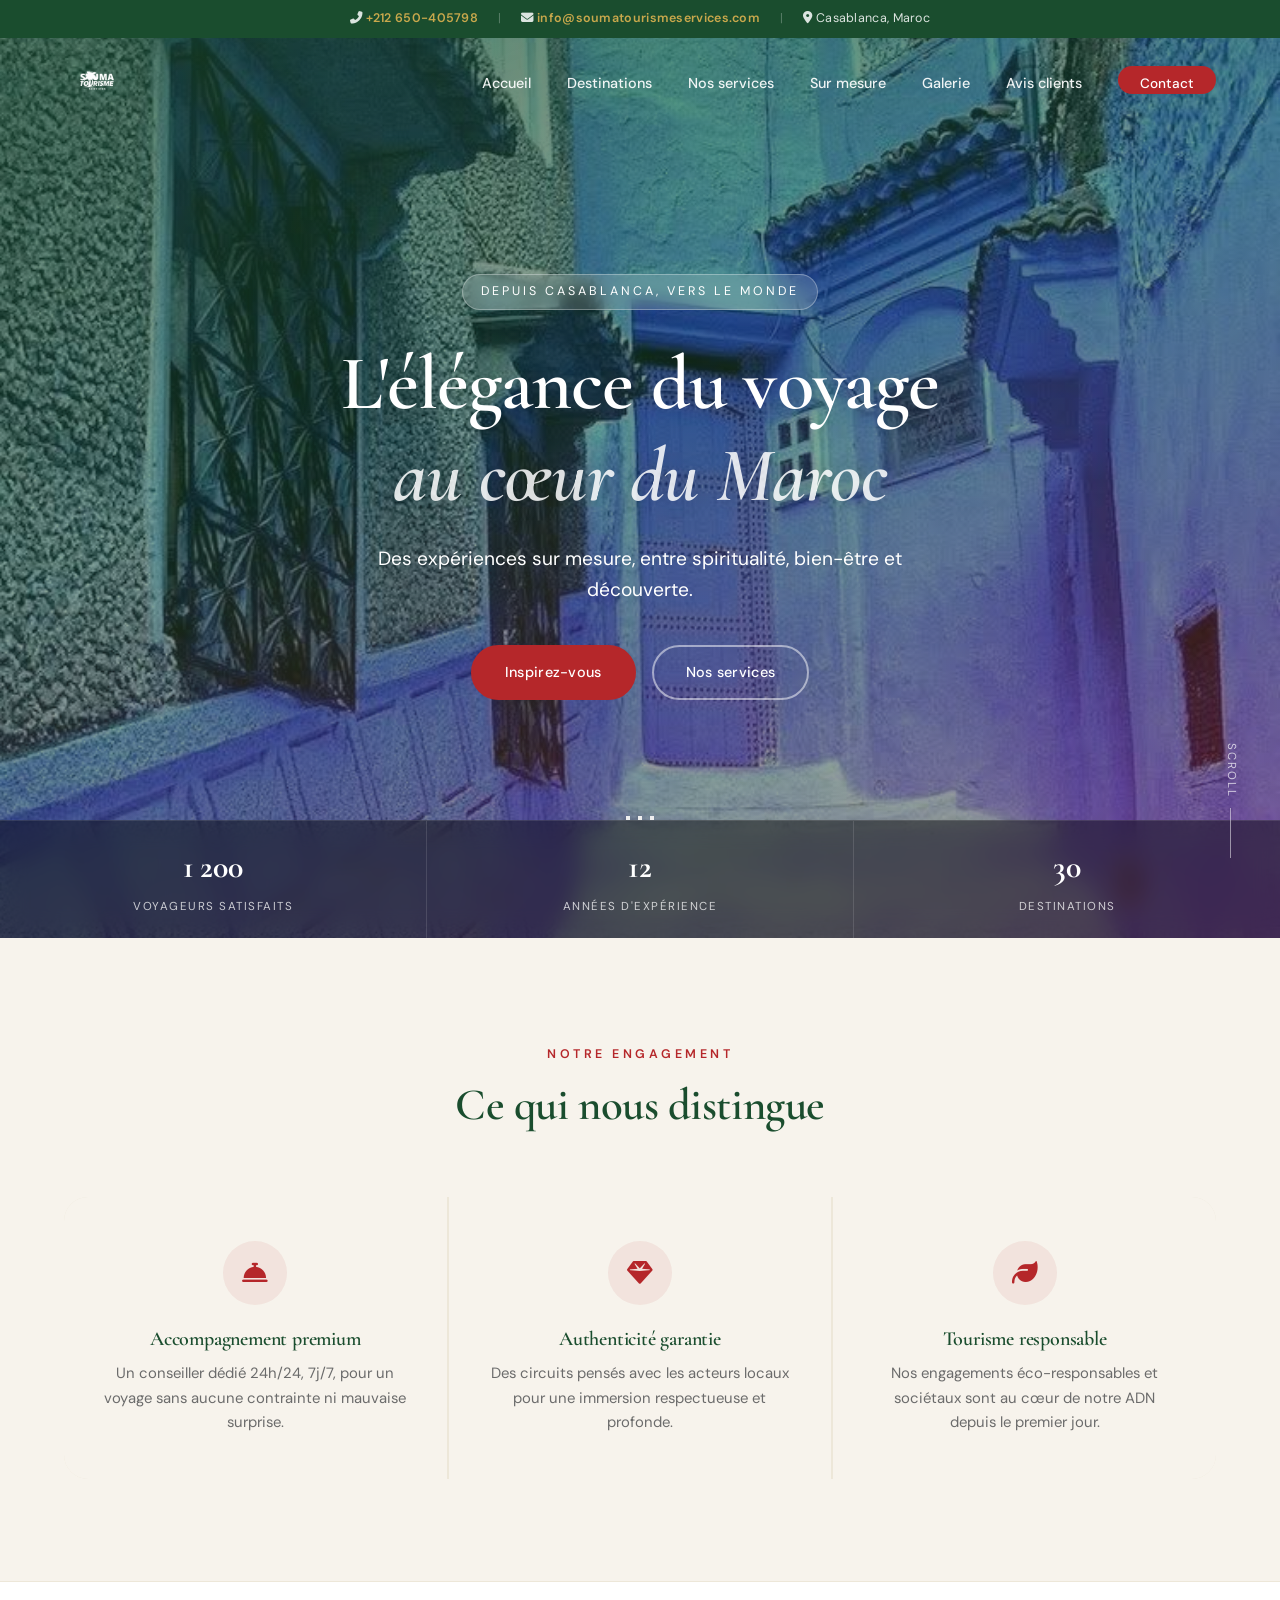
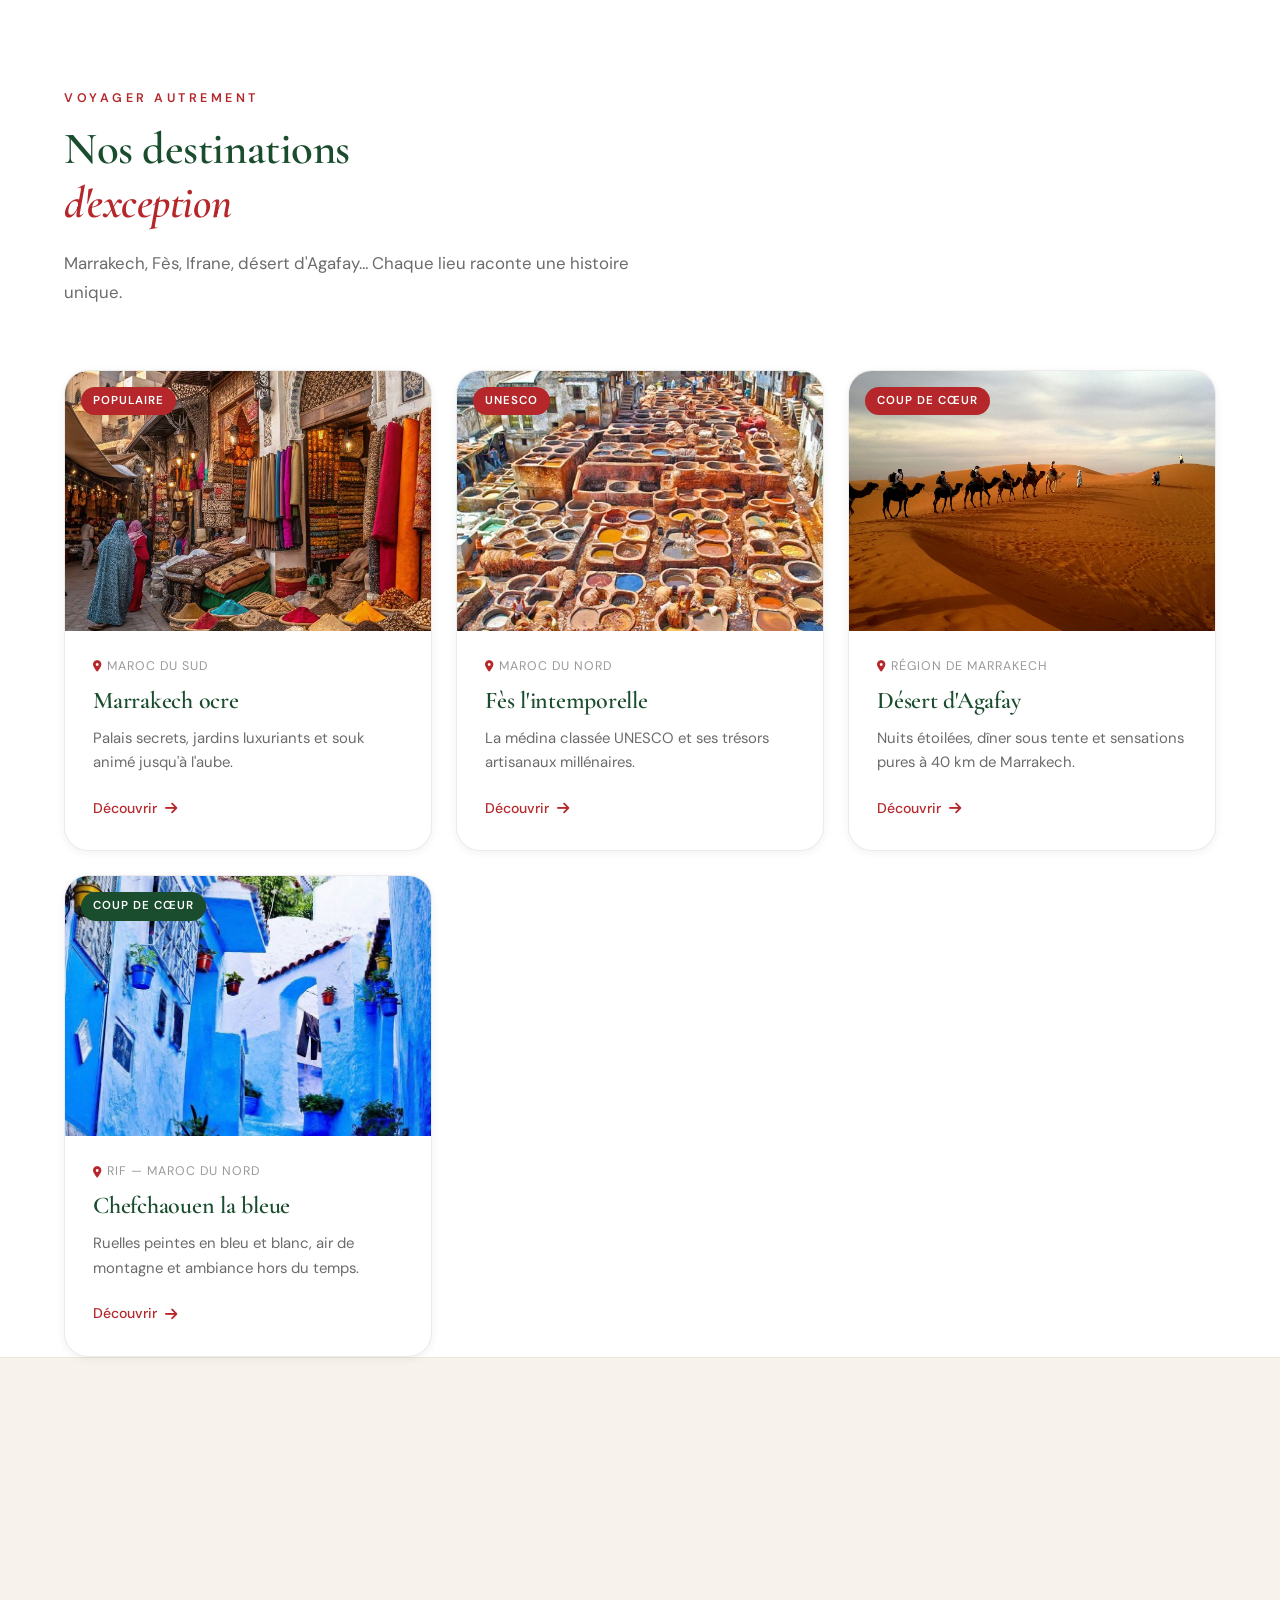
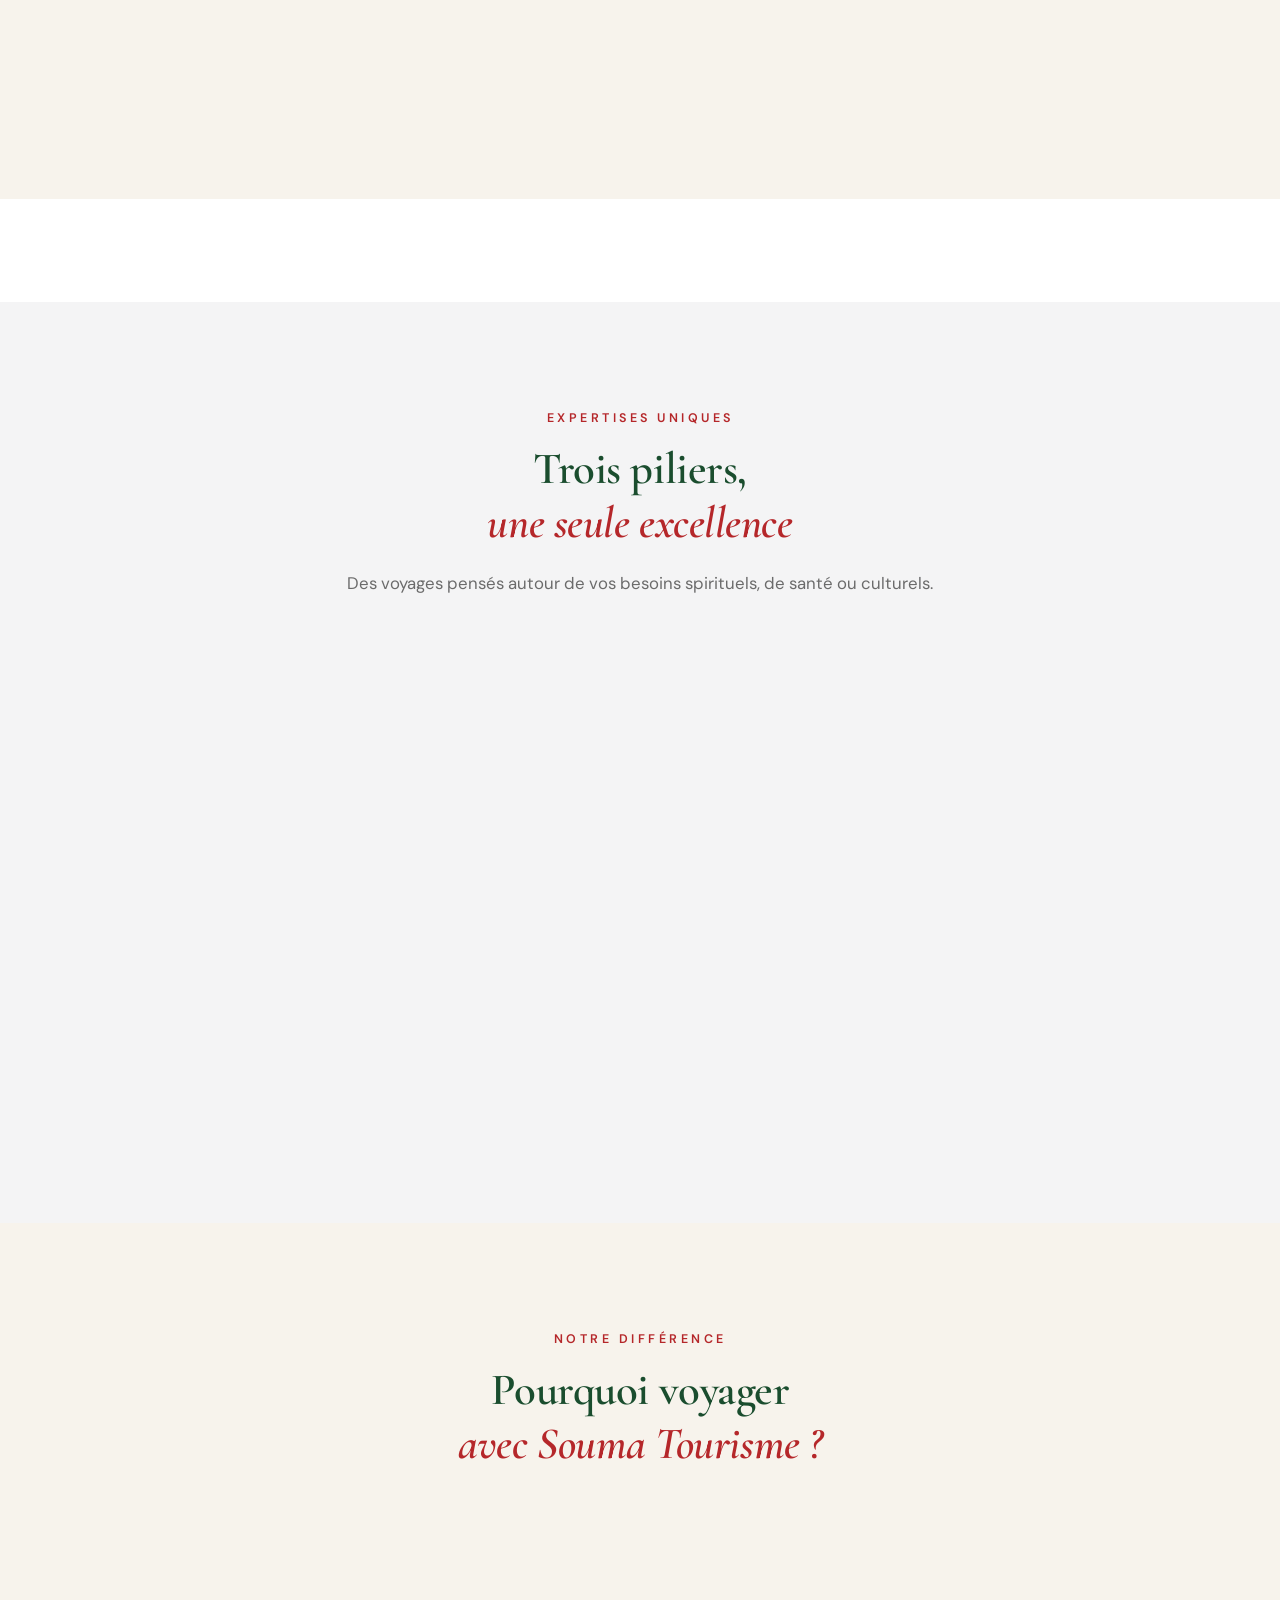
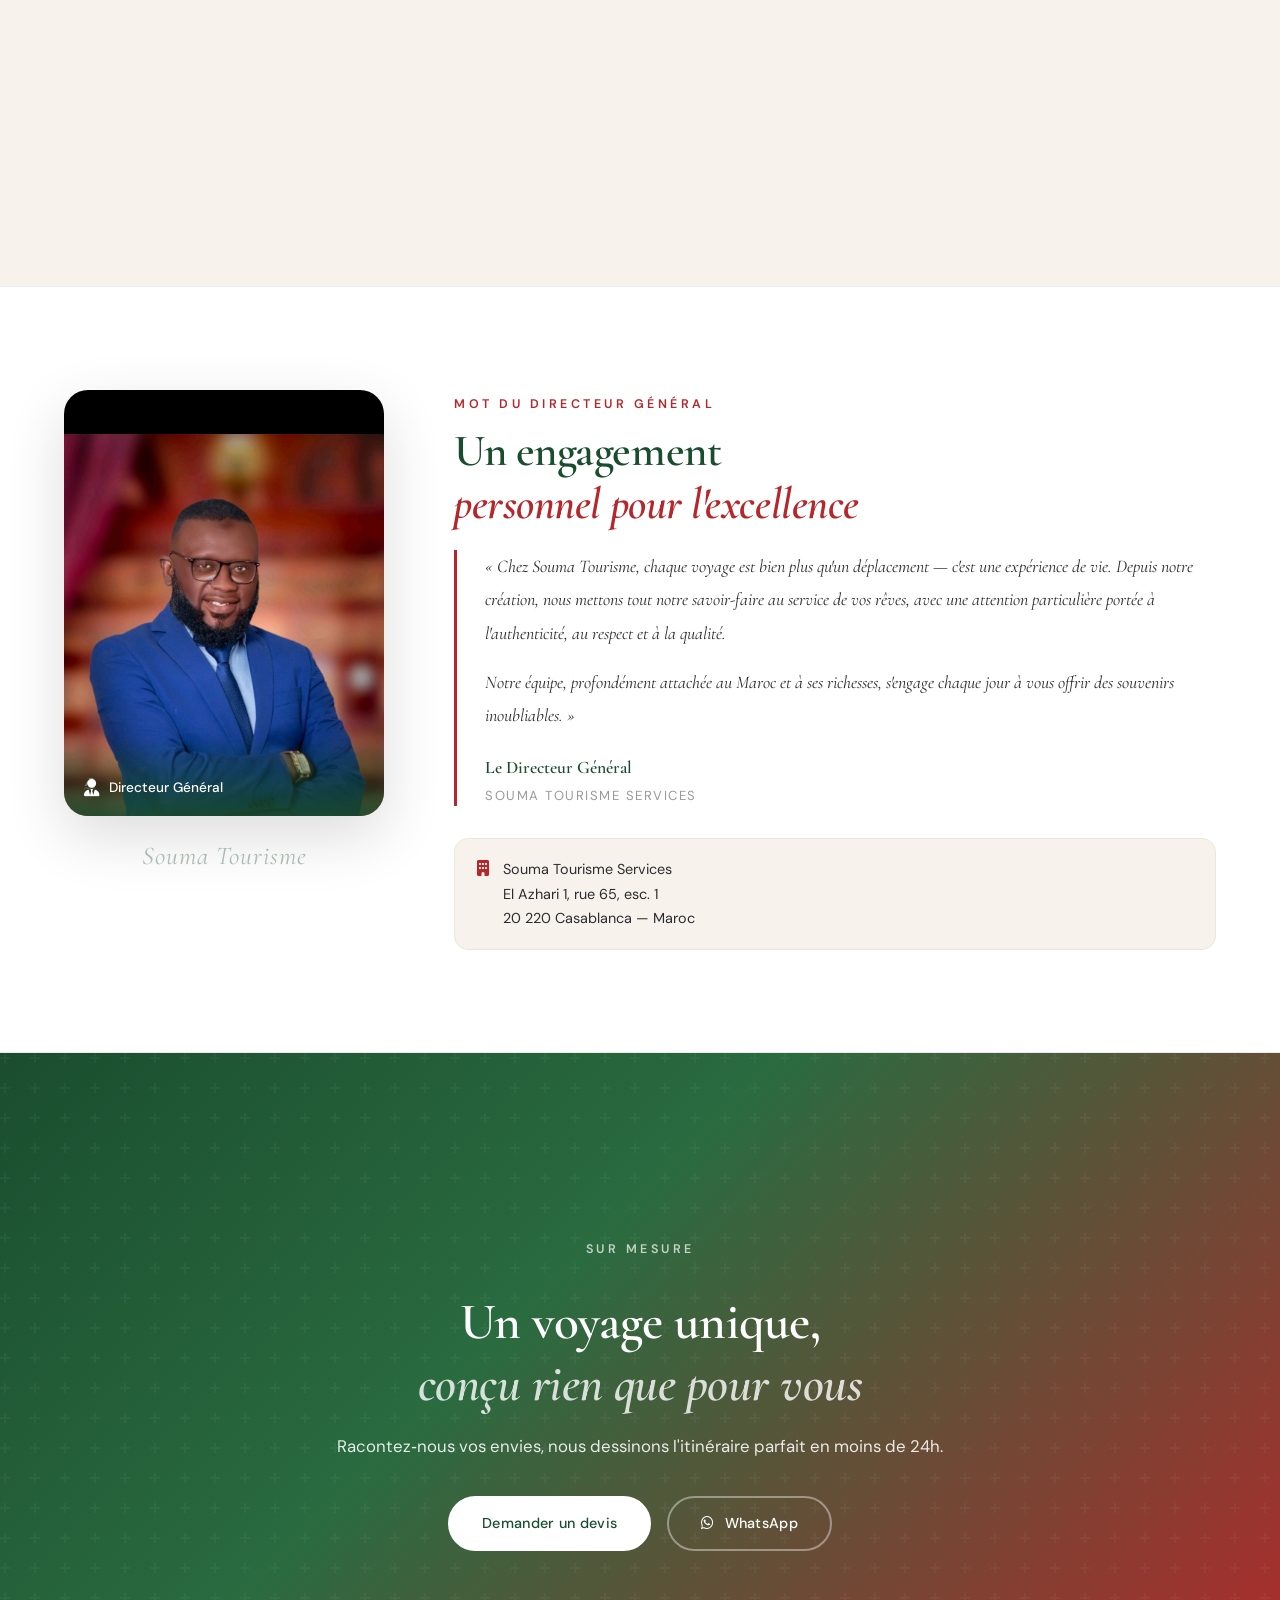
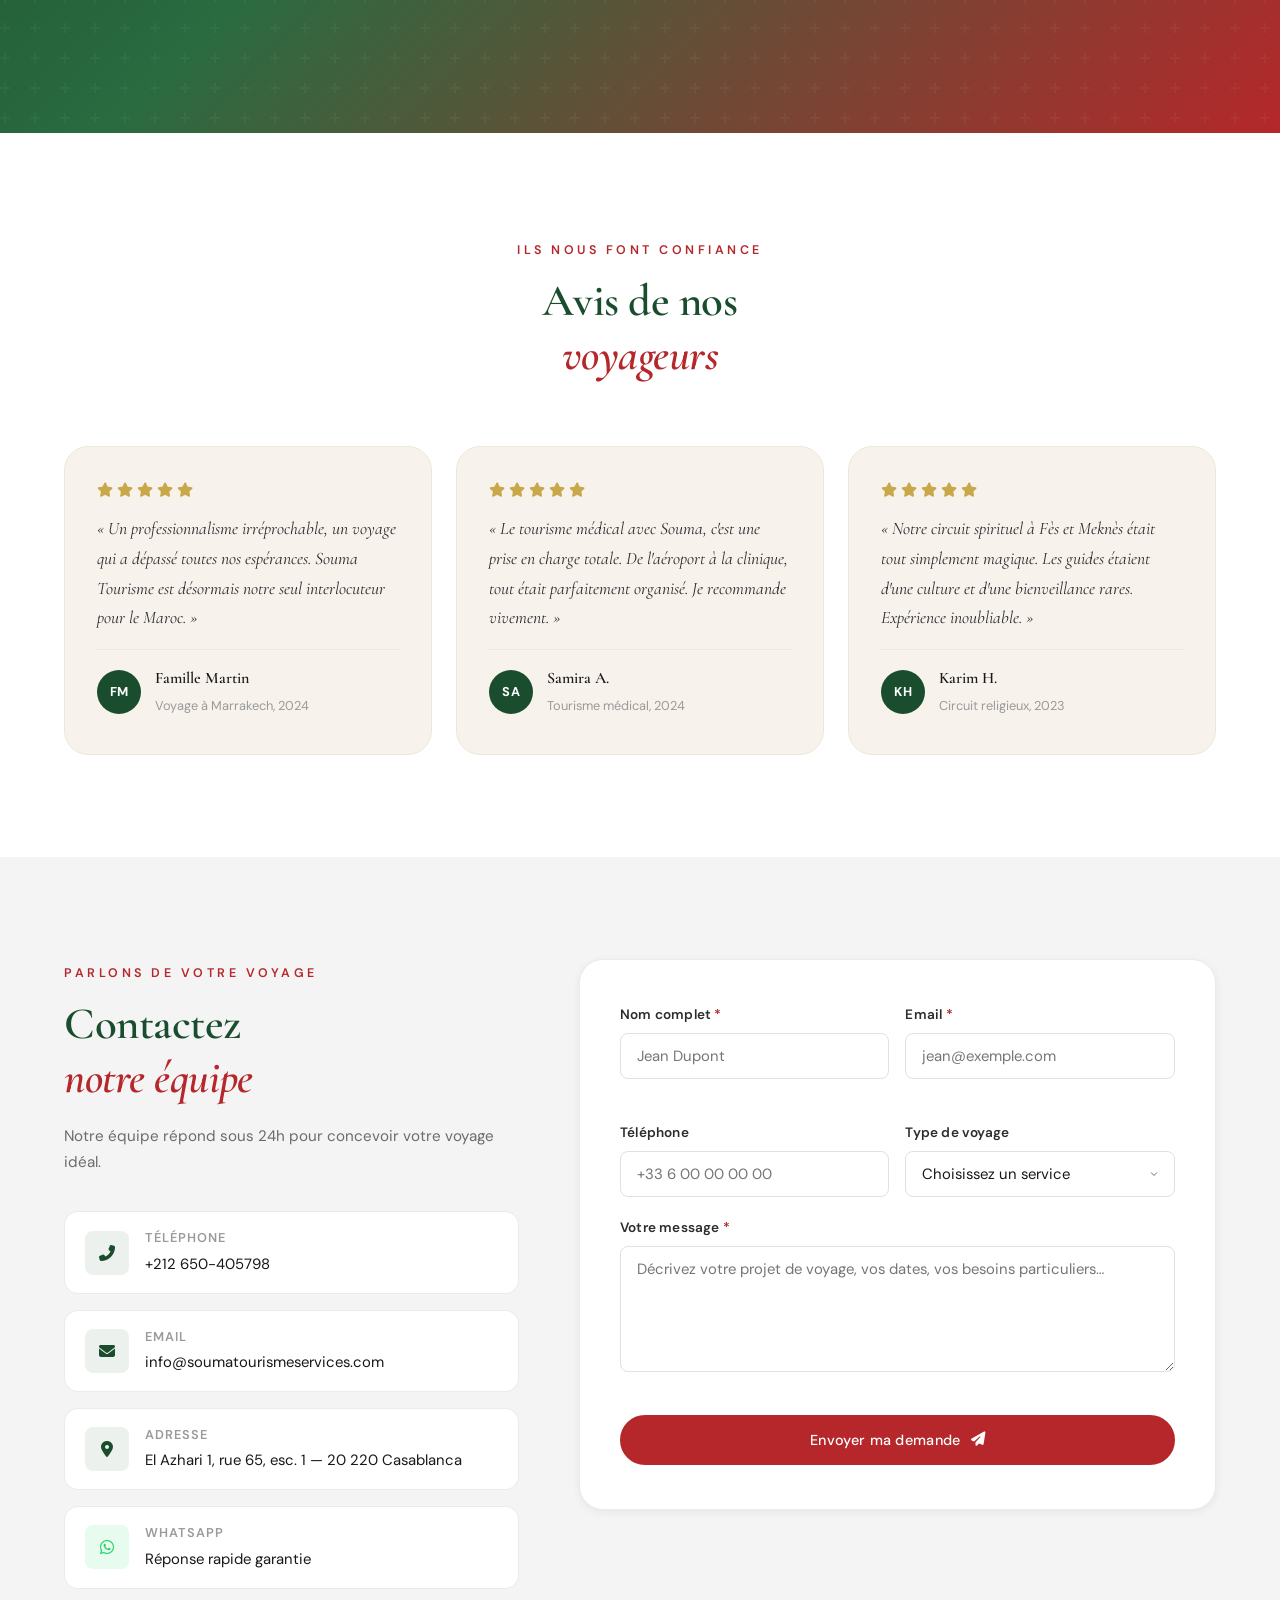
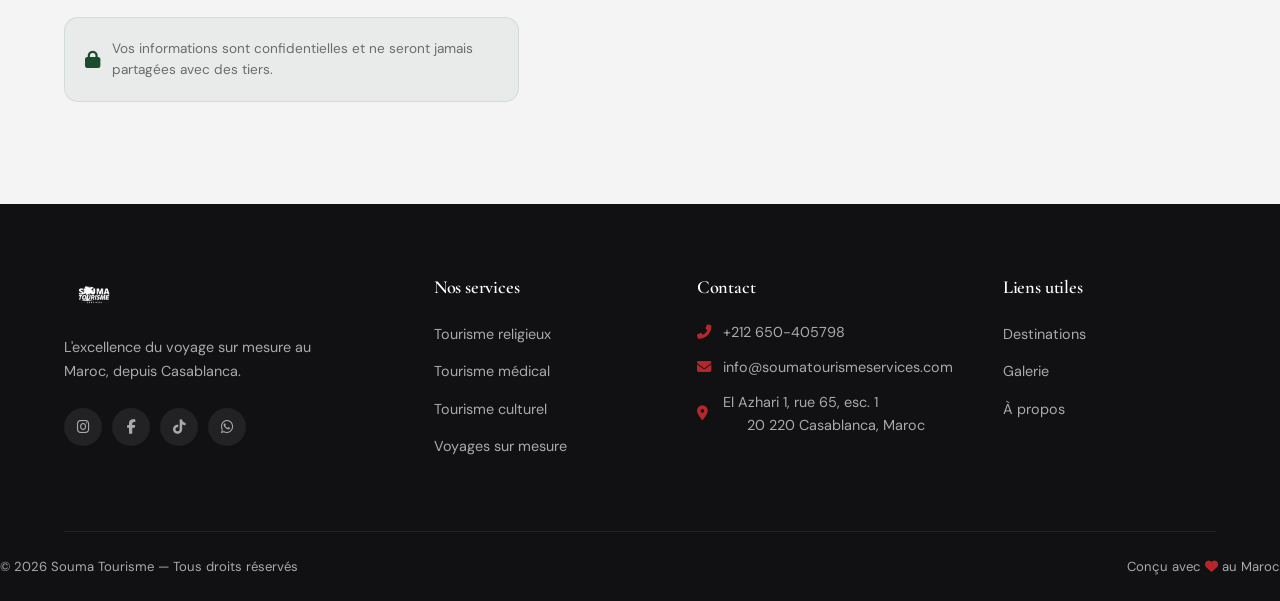
<file: index.html>
<!DOCTYPE html>
<html lang="fr">
<head>
    <meta charset="UTF-8">
    <meta name="viewport" content="width=device-width, initial-scale=1.0">
    <title>Souma Tourisme | Voyages d'exception au Maroc</title>
    <meta name="description" content="Souma Tourisme : circuits sur mesure, tourisme religieux, médical et culturel au Maroc. Accompagnement premium et expériences uniques.">
    <meta name="keywords" content="tourisme maroc, voyage maroc, tourisme religieux, tourisme médical, circuits sur mesure, marrakech, fes, agafay">
    <meta name="author" content="Souma Tourisme">

    <!-- Open Graph -->
    <meta property="og:type" content="website">
    <meta property="og:title" content="Souma Tourisme | Voyages d'exception au Maroc">
    <meta property="og:description" content="Circuits sur mesure, tourisme religieux, médical et culturel au Maroc.">
    <meta property="og:image" content="images/og-image.jpg">
    <meta property="og:url" content="https://www.soumatourisme.com">
    <meta name="twitter:card" content="summary_large_image">

    <link rel="canonical" href="https://www.soumatourisme.com">
    <link rel="icon" type="image/png" href="images/favicon.png">
    <link rel="apple-touch-icon" href="images/apple-touch-icon.png">

    <!-- Polices -->
    <link rel="preconnect" href="https://fonts.googleapis.com">
    <link rel="preconnect" href="https://fonts.gstatic.com" crossorigin>
    <link href="https://fonts.googleapis.com/css2?family=Cormorant+Garamond:ital,wght@0,400;0,500;0,600;0,700;1,400;1,500&family=DM+Sans:opsz,wght@9..40,300;9..40,400;9..40,500;9..40,600&display=swap" rel="stylesheet">

    <!-- Icônes -->
    <link rel="stylesheet" href="https://cdnjs.cloudflare.com/ajax/libs/font-awesome/6.5.0/css/all.min.css">

    <!-- CSS partagé (identique aux autres pages) -->
    <link rel="stylesheet" href="css/style.css">

    <style>
    /* ── VARIABLES locales (harmonisées avec medical.html) ── */
    :root {
        --topbar-h: 38px;
        --header-h: 70px;
    }

    /* ── TOPBAR (identique) ── */
    .topbar {
        background: var(--primary);
        color: rgba(255,255,255,0.85);
        font-size: 0.78rem;
        text-align: center;
        padding: 9px 20px;
        letter-spacing: 0.3px;
        display: flex;
        align-items: center;
        justify-content: center;
        gap: 20px;
        flex-wrap: wrap;
        height: var(--topbar-h);
    }
    .topbar a {
        color: var(--gold);
        text-decoration: none;
        font-weight: 600;
        transition: opacity 0.2s;
    }
    .topbar a:hover { opacity: 0.8; }
    .topbar__sep { opacity: 0.3; }
    @media (max-width: 768px) { .topbar { display: none; } }

    /* ── HEADER décalé sous topbar (comme medical/religieux) ── */
    .header {
        top: var(--topbar-h);
    }
    @media (max-width: 768px) {
        .header { top: 0; }
    }

   /* ── HERO restructuré ── */
.hero {
    position: relative;
    min-height: 100vh;
    display: flex;
    flex-direction: column;
    align-items: center;
    justify-content: center;
    text-align: center;
    color: var(--light);
    overflow: hidden;
    padding-top: calc(var(--topbar-h) + var(--header-h));
    padding-bottom: 0;
}

/* Le contenu principal centré */
.hero__content {
    position: relative;
    z-index: 2;
    max-width: 820px;
    padding: 0 20px;
    flex: 1;
    display: flex;
    flex-direction: column;
    align-items: center;
    justify-content: center;
    padding-top: 40px;
}

/* Dots juste sous les boutons, dans le flux */
.hero__slide-dots {
    position: relative;        /* ← plus absolu */
    bottom: auto;
    left: auto;
    transform: none;
    display: flex;
    gap: 8px;
    justify-content: center;
    margin-top: 28px;
    z-index: 3;
}

/* Stats en bas, dans le flux, pleine largeur */
.hero__stats {
    position: relative;        /* ← plus absolu */
    bottom: auto;
    left: auto;
    right: auto;
    width: 100%;
    display: flex;
    justify-content: center;
    gap: 0;
    z-index: 2;
    background: rgba(0,0,0,0.45);
    backdrop-filter: blur(12px);
    border-top: 1px solid rgba(255,255,255,0.1);
    margin-top: auto;
}

.hero__stat {
    padding: 20px 48px;
    text-align: center;
    border-right: 1px solid rgba(255,255,255,0.12);
    flex: 1;
}
.hero__stat:last-child { border-right: none; }

.hero__stat strong {
    display: block;
    font-family: var(--font-display);
    font-size: 2rem;
    font-weight: 700;
    color: var(--light);
}

.hero__stat span {
    font-size: 0.72rem;
    text-transform: uppercase;
    letter-spacing: 1.5px;
    opacity: 0.75;
}

/* Scroll indicator */
.hero__scroll {
    position: absolute;
    bottom: 80px;    /* au-dessus des stats */
    right: 40px;
    display: flex;
    flex-direction: column;
    align-items: center;
    gap: 10px;
    z-index: 3;
}

/* Mobile */
@media (max-width: 768px) {
    .hero__stat { padding: 14px 16px; }
    .hero__stat strong { font-size: 1.5rem; }
    .hero__scroll { display: none; }
}
    /* ── SECTION PRESTIGE : amélioration ── */
    .prestige__item {
        position: relative;
    }
    .prestige__item::before {
        content: '';
        position: absolute;
        bottom: 0;
        left: 50%;
        transform: translateX(-50%);
        width: 0;
        height: 2px;
        background: var(--secondary);
        transition: width 0.4s ease;
    }
    .prestige__item:hover::before { width: 40%; }

    /* ── DESTINATIONS : overlay amélioré ── */
    .dest-card__img {
        overflow: hidden;
    }
    .dest-card__img-inner {
        width: 100%;
        height: 100%;
        background-size: cover;
        background-position: center;
        transition: transform 0.7s cubic-bezier(0.25, 0.46, 0.45, 0.94);
    }
    .dest-card:hover .dest-card__img-inner {
        transform: scale(1.06);
    }
    .dest-card__overlay {
        position: absolute;
        inset: 0;
        background: linear-gradient(to top, rgba(26,77,46,0.65) 0%, transparent 55%);
        opacity: 0;
        transition: opacity 0.4s ease;
        display: flex;
        align-items: flex-end;
        padding: 20px;
    }
    .dest-card:hover .dest-card__overlay { opacity: 1; }
    .dest-card__overlay-text {
        color: var(--light);
        font-size: 0.82rem;
        font-weight: 500;
        letter-spacing: 0.5px;
        display: flex;
        align-items: center;
        gap: 6px;
    }

    /* ── SECTION DG : masquer si pas de photo ── */
    .dg__content .section__tag { margin-bottom: 10px; }

    /* ── NOUVELLE SECTION : Carte de contact améliorée ── */
    .contact__trust {
        margin-top: 28px;
        padding: 20px;
        background: rgba(26,77,46,0.05);
        border-radius: var(--radius);
        border: 1px solid rgba(26,77,46,0.1);
        display: flex;
        align-items: center;
        gap: 12px;
        font-size: 0.85rem;
        color: var(--gray);
    }
    .contact__trust i {
        color: var(--primary);
        font-size: 1.1rem;
        flex-shrink: 0;
    }

    /* ── SECTION GALERIE CTA ── */
    .gallery-preview {
        background: var(--accent);
        padding: clamp(50px, 6vw, 80px) 0;
        border-top: 1px solid var(--accent-dark);
    }
    .gallery-preview__inner {
        display: flex;
        align-items: center;
        gap: 48px;
    }
    .gallery-preview__text { flex: 1; }
    .gallery-preview__text p {
        color: var(--gray);
        font-size: 0.95rem;
        margin: 12px 0 24px;
        line-height: 1.7;
    }
    .gallery-preview__images {
        display: grid;
        grid-template-columns: 1fr 1fr;
        grid-template-rows: 140px 140px;
        gap: 8px;
        flex-shrink: 0;
        width: 320px;
        border-radius: var(--radius-lg);
        overflow: hidden;
    }
    .gallery-preview__img {
        overflow: hidden;
    }
    .gallery-preview__img:first-child {
        grid-row: span 2;
    }
    .gallery-preview__img img {
        width: 100%;
        height: 100%;
        object-fit: cover;
        transition: transform 0.6s ease;
        display: block;
    }
    .gallery-preview__img:hover img { transform: scale(1.06); }

    @media (max-width: 768px) {
        .gallery-preview__inner { flex-direction: column; }
        .gallery-preview__images { width: 100%; }
        .topbar { display: none; }
    }

    /* ── ANIMATION SCROLL REVEAL ── */
    .reveal {
        opacity: 0;
        transform: translateY(30px);
        transition: opacity 0.7s ease, transform 0.7s ease;
    }
    .reveal.visible {
        opacity: 1;
        transform: translateY(0);
    }
    .reveal-delay-1 { transition-delay: 0.1s; }
    .reveal-delay-2 { transition-delay: 0.2s; }
    .reveal-delay-3 { transition-delay: 0.3s; }
    </style>
     <script type="application/ld+json">
    {
      "@context": "https://schema.org",
      "@type": "TravelAgency",
      "name": "Souma Tourisme",
      "description": "Agence de voyages premium au Maroc...",
      "url": "https://www.soumatourismeservices.com",
      "telephone": "+212650405798",
      "email": "info@soumatourismeservices.com",
      "address": {
        "@type": "PostalAddress",
        "streetAddress": "El Azhari 1 rue 65 esc 1",
        "postalCode": "20220",
        "addressLocality": "Casablanca",
        "addressCountry": "MA"
      }
    }
    </script>
</head>
<body>

     <!-- ========== TOPBAR ========== -->
    <div class="topbar" role="banner" aria-label="Informations de contact">
        <span><i class="fas fa-phone-alt"></i> <a href="tel:+212650405798">+212 650-405798</a></span>
        <span class="topbar__sep">|</span>
        <span><i class="fas fa-envelope"></i> <a href="mailto:info@soumatourismeservices.com">info@soumatourismeservices.com</a></span>
        <span class="topbar__sep">|</span>
        <span><i class="fas fa-map-marker-alt"></i> Casablanca, Maroc</span>
    </div>

    <!-- ========== HEADER ========== -->
    <header class="header" id="header" role="banner">
        <div class="container header__inner">
            <a href="#accueil" class="logo" aria-label="Souma Tourisme — Accueil">
                <img src="images/logo.png" alt="Souma Tourisme" class="logo-img">
            </a>
            <nav class="nav" id="nav" aria-label="Navigation principale">
                <ul class="nav__list" role="list">
                    <li><a href="#accueil">Accueil</a></li>
                    <li><a href="destinations.html">Destinations</a></li>
                    <li><a href="#services">Nos services</a></li>
                    <li><a href="#voyages">Sur mesure</a></li>
                    <li><a href="galerie.html">Galerie</a></li>
                    <li><a href="#temoignages">Avis clients</a></li>
                    <li><a href="#contact" class="nav__cta">Contact</a></li>
                </ul>
            </nav>
            <button class="burger" id="burger" aria-label="Ouvrir le menu" aria-expanded="false" aria-controls="nav">
                <span class="burger__line"></span>
                <span class="burger__line"></span>
                <span class="burger__line"></span>
            </button>
        </div>
    </header>

    <!-- ========== HERO (avec padding-top corrigé) ========== -->
    <section class="hero" id="accueil" aria-label="Bienvenue chez Souma Tourisme">
        <!-- Slideshow -->
        <div class="hero__slides" aria-hidden="true">
                       <div class="hero__slide active" style="background-image: url('images/Chefchaouen\ la\ bleu1.jpeg');"></div>
            <div class="hero__slide" style="background-image: url('images/Chefchaouen\ la\ bleue2.jpeg');"></div>
            <div class="hero__slide" style="background-image: url('images/mosquée1.jpeg');"></div>
            
        </div>
        <div class="hero__overlay" aria-hidden="true"></div>

        <div class="hero__content container">
            <span class="hero__tag">Depuis Casablanca, vers le monde</span>
            <h1 class="hero__title">
                L'élégance du voyage<br>
                <em>au cœur du Maroc</em>
            </h1>
            <p class="hero__text">Des expériences sur mesure, entre spiritualité, bien-être et découverte.</p>
            <div class="hero__actions">
                <a href="#voyages" class="btn btn-primary">Inspirez-vous</a>
                <a href="#services" class="btn btn-ghost">Nos services</a>
            </div>
        </div>

        <!-- Dots de navigation -->
        <div class="hero__slide-dots" role="tablist" aria-label="Navigation du diaporama">
            <button class="hero__dot active" data-slide="0" role="tab" aria-label="Slide 1" aria-selected="true"></button>
            <button class="hero__dot" data-slide="1" role="tab" aria-label="Slide 2" aria-selected="false"></button>
            <button class="hero__dot" data-slide="2" role="tab" aria-label="Slide 3" aria-selected="false"></button>
        </div>

        <!-- Stats -->
        <div class="hero__stats" aria-label="Chiffres clés">
            <div class="hero__stat">
                <strong class="counter" data-target="1200">0</strong>
                <span>Voyageurs satisfaits</span>
            </div>
            <div class="hero__stat">
                <strong class="counter" data-target="12">0</strong>
                <span>Années d'expérience</span>
            </div>
            <div class="hero__stat">
                <strong class="counter" data-target="30">0</strong>
                <span>Destinations</span>
            </div>
        </div>

        <div class="hero__scroll" aria-hidden="true">
            <span>Scroll</span>
            <div class="hero__scroll-line"></div>
        </div>
    </section>

    <!-- ========== PRESTIGE / VALEURS ========== -->
    <section class="section prestige" aria-labelledby="prestige-title">
        <div class="container">
            <div class="section__header text-center">
                <span class="section__tag">Notre engagement</span>
                <h2 class="section__title" id="prestige-title">Ce qui nous distingue</h2>
            </div>
            <div class="prestige__grid">
                <div class="prestige__item reveal">
                    <div class="prestige__icon" aria-hidden="true"><i class="fas fa-concierge-bell"></i></div>
                    <h3>Accompagnement premium</h3>
                    <p>Un conseiller dédié 24h/24, 7j/7, pour un voyage sans aucune contrainte ni mauvaise surprise.</p>
                </div>
                <div class="prestige__item reveal reveal-delay-1">
                    <div class="prestige__icon" aria-hidden="true"><i class="fas fa-gem"></i></div>
                    <h3>Authenticité garantie</h3>
                    <p>Des circuits pensés avec les acteurs locaux pour une immersion respectueuse et profonde.</p>
                </div>
                <div class="prestige__item reveal reveal-delay-2">
                    <div class="prestige__icon" aria-hidden="true"><i class="fas fa-leaf"></i></div>
                    <h3>Tourisme responsable</h3>
                    <p>Nos engagements éco-responsables et sociétaux sont au cœur de notre ADN depuis le premier jour.</p>
                </div>
            </div>
        </div>
    </section>

    <!-- ========== DESTINATIONS ========== -->
    <section class="section destinations" id="destinations" aria-labelledby="dest-title">
        <div class="container">
            <div class="section__header">
                <span class="section__tag">Voyager autrement</span>
                <h2 class="section__title" id="dest-title">Nos destinations<br><em>d'exception</em></h2>
                <p class="section__subtitle">Marrakech, Fès, Ifrane, désert d'Agafay… Chaque lieu raconte une histoire unique.</p>
            </div>
            <div class="destinations__grid">
                <!-- Cards destinations (inchangées) -->
                <article class="dest-card reveal">
                    <div class="dest-card__img">
                        <div class="dest-card__img-inner" style="background-image: url('images/marrakech.jpg');"></div>
                        <div class="dest-card__badge">Populaire</div>
                        <div class="dest-card__overlay">
                            <span class="dest-card__overlay-text">Planifier ce voyage <i class="fas fa-arrow-right"></i></span>
                        </div>
                    </div>
                    <div class="dest-card__content">
                        <div class="dest-card__meta"><i class="fas fa-map-marker-alt"></i> Maroc du Sud</div>
                        <h3>Marrakech ocre</h3>
                        <p>Palais secrets, jardins luxuriants et souk animé jusqu'à l'aube.</p>
                        <a href="destinations.html#marrakech" class="link-arrow">Découvrir <i class="fas fa-arrow-right"></i></a>
                    </div>
                </article>
                <article class="dest-card reveal reveal-delay-1">
                    <div class="dest-card__img">
                        <div class="dest-card__img-inner" style="background-image: url('images/fes.jpg');" role="img" aria-label="Fès"></div>
                        <div class="dest-card__badge">UNESCO</div>
                        <div class="dest-card__overlay">
                            <span class="dest-card__overlay-text">Planifier ce voyage <i class="fas fa-arrow-right"></i></span>
                        </div>
                    </div>
                    <div class="dest-card__content">
                        <div class="dest-card__meta"><i class="fas fa-map-marker-alt" aria-hidden="true"></i> Maroc du Nord</div>
                        <h3>Fès l'intemporelle</h3>
                        <p>La médina classée UNESCO et ses trésors artisanaux millénaires.</p>
                        <a href="destinations.html#fes" class="link-arrow" aria-label="Découvrir Fès">Découvrir <i class="fas fa-arrow-right" aria-hidden="true"></i></a>
                    </div>
                </article>

                <article class="dest-card reveal reveal-delay-2">
                    <div class="dest-card__img">
                        <div class="dest-card__img-inner" style="background-image: url('images/desert1.jpg');" role="img" aria-label="Désert d'Agafay"></div>
                        <div class="dest-card__badge">Coup de cœur</div>
                        <div class="dest-card__overlay">
                            <span class="dest-card__overlay-text">Planifier ce voyage <i class="fas fa-arrow-right"></i></span>
                        </div>
                    </div>
                    <div class="dest-card__content">
                        <div class="dest-card__meta"><i class="fas fa-map-marker-alt" aria-hidden="true"></i> Région de Marrakech</div>
                        <h3>Désert d'Agafay</h3>
                        <p>Nuits étoilées, dîner sous tente et sensations pures à 40 km de Marrakech.</p>
                        <a href="destinations.html#agafay" class="link-arrow" aria-label="Découvrir le désert d'Agafay">Découvrir <i class="fas fa-arrow-right" aria-hidden="true"></i></a>
                    </div>
                </article>

                <article class="dest-card reveal reveal-delay-3">
                    <div class="dest-card__img">
                        <div class="dest-card__img-inner" style="background-image: url('images/Chefchaouen\ la\ bleue2.jpeg');" role="img" aria-label="Chefchaouen la bleue"></div>
                        <div class="dest-card__badge" style="background: var(--primary);">Coup de cœur</div>
                        <div class="dest-card__overlay">
                            <span class="dest-card__overlay-text">Planifier ce voyage <i class="fas fa-arrow-right"></i></span>
                        </div>
                    </div>
                    <div class="dest-card__content">
                        <div class="dest-card__meta"><i class="fas fa-map-marker-alt" aria-hidden="true"></i> Rif — Maroc du Nord</div>
                        <h3>Chefchaouen la bleue</h3>
                        <p>Ruelles peintes en bleu et blanc, air de montagne et ambiance hors du temps.</p>
                        <a href="destinations.html#chefchaouen" class="link-arrow" aria-label="Découvrir Chefchaouen">Découvrir <i class="fas fa-arrow-right" aria-hidden="true"></i></a>
                    </div>
                </article>

            </div>
        </div>

        <!-- Aperçu galerie intégré -->
        <div class="gallery-preview">
            <div class="container">
                <div class="gallery-preview__inner">
                    <div class="gallery-preview__text reveal">
                        <span class="section__tag">Notre galerie</span>
                        <h2 class="section__title" style="font-size: clamp(1.6rem, 2.5vw, 2.2rem); margin-bottom: 0;">Plus de 40 souvenirs<br><em>de voyage à découvrir</em></h2>
                        <p>Chaque photo est un souvenir réel de nos voyageurs. Le vôtre peut être le prochain.</p>
                        <a href="galerie.html" class="btn btn-primary">
                            <i class="fas fa-images"></i> Voir la galerie complète
                        </a>
                    </div>
                    <div class="gallery-preview__images reveal reveal-delay-1">
                        <div class="gallery-preview__img">
                            <img src="images/mosquée blanc.jpeg" alt="Marrakech" loading="lazy">
                        </div>
                        <div class="gallery-preview__img">
                            <img src="images/artistique.jpeg" alt="Chefchaouen" loading="lazy">
                        </div>
                        <div class="gallery-preview__img">
                            <img src="images/belle vue.jpeg" alt="Désert" loading="lazy">
                        </div>
                    </div>
                </div>
            </div>
        </div>
    </section>

    <!-- ========== SERVICES ========== -->
    <section class="section services" id="services" aria-labelledby="services-title">
        <div class="container">
            <div class="section__header text-center">
                <span class="section__tag">Expertises uniques</span>
                <h2 class="section__title" id="services-title">Trois piliers,<br><em>une seule excellence</em></h2>
                <p class="section__subtitle">Des voyages pensés autour de vos besoins spirituels, de santé ou culturels.</p>
            </div>
            <div class="services__grid">

                <article class="service-card reveal">
                    <div class="service-card__icon" aria-hidden="true"><i class="fas fa-hands-praying"></i></div>
                    <h3>Tourisme religieux</h3>
                    <p>Pèlerinages, retraites spirituelles et visites des lieux saints du Maroc, encadrés par des guides spécialisés.</p>
                    <ul class="service-details" aria-label="Services inclus">
                        <li><i class="fas fa-check-circle" aria-hidden="true"></i> Mosquées historiques (Hassan II, Koutoubia)</li>
                        <li><i class="fas fa-check-circle" aria-hidden="true"></i> Itinéraires vers Zaouïas et mausolées</li>
                        <li><i class="fas fa-check-circle" aria-hidden="true"></i> Accompagnement spirituel sur demande</li>
                        <li><i class="fas fa-check-circle" aria-hidden="true"></i> Accompagnement Omra complet</li>
                    </ul>
                    <a href="religieux.html" class="link-arrow">En savoir plus <i class="fas fa-arrow-right" aria-hidden="true"></i></a>
                </article>

                <article class="service-card service-card--featured reveal reveal-delay-1">
                    <div class="service-card__badge">Le plus demandé</div>
                    <div class="service-card__icon" aria-hidden="true"><i class="fas fa-heartbeat"></i></div>
                    <h3>Tourisme médical</h3>
                    <p>Soins de qualité, cliniques partenaires certifiées, et séjours de convalescence dans un cadre apaisant.</p>
                    <ul class="service-details" aria-label="Services inclus">
                        <li><i class="fas fa-check-circle" aria-hidden="true"></i> Chirurgie esthétique, dentaire, ophtalmologie</li>
                        <li><i class="fas fa-check-circle" aria-hidden="true"></i> Bilans de santé complets</li>
                        <li><i class="fas fa-check-circle" aria-hidden="true"></i> Séjours post-opératoires avec suivi</li>
                        <li><i class="fas fa-check-circle" aria-hidden="true"></i> Transferts médicalisés et interprètes</li>
                    </ul>
                    <a href="medical.html" class="link-arrow">En savoir plus <i class="fas fa-arrow-right" aria-hidden="true"></i></a>
                </article>

                <article class="service-card reveal reveal-delay-2">
                    <div class="service-card__icon" aria-hidden="true"><i class="fas fa-landmark"></i></div>
                    <h3>Tourisme culturel</h3>
                    <p>Circuits privés au cœur des médinas, musées, et rencontres avec les artisans d'art marocains.</p>
                    <ul class="service-details" aria-label="Services inclus">
                        <li><i class="fas fa-check-circle" aria-hidden="true"></i> Visites exclusives des palais et jardins</li>
                        <li><i class="fas fa-check-circle" aria-hidden="true"></i> Ateliers avec des maîtres artisans</li>
                        <li><i class="fas fa-check-circle" aria-hidden="true"></i> Cours de cuisine et gastronomie</li>
                        <li><i class="fas fa-check-circle" aria-hidden="true"></i> Nuits dans des riads d'exception</li>
                    </ul>
                    <a href="culturel.html" class="link-arrow">En savoir plus <i class="fas fa-arrow-right" aria-hidden="true"></i></a>
                </article>

            </div>
        </div>
    </section>

    <!-- ========== POURQUOI NOUS ========== -->
    <section class="section why-us" aria-labelledby="why-title">
        <div class="container">
            <div class="section__header text-center">
                <span class="section__tag">Notre différence</span>
                <h2 class="section__title" id="why-title">Pourquoi voyager<br><em>avec Souma Tourisme ?</em></h2>
            </div>
            <div class="why__grid">
                <div class="why__item reveal">
                    <div class="why__number" aria-hidden="true">01</div>
                    <div class="why__icon" aria-hidden="true"><i class="fas fa-clock"></i></div>
                    <h3>Disponibilité 24/7</h3>
                    <p>Une équipe à votre écoute avant, pendant et après votre voyage.</p>
                </div>
                <div class="why__item reveal reveal-delay-1">
                    <div class="why__number" aria-hidden="true">02</div>
                    <div class="why__icon" aria-hidden="true"><i class="fas fa-shield-alt"></i></div>
                    <h3>Sécurité garantie</h3>
                    <p>Tous nos partenaires sont certifiés et assurés pour votre tranquillité.</p>
                </div>
                <div class="why__item reveal reveal-delay-2">
                    <div class="why__number" aria-hidden="true">03</div>
                    <div class="why__icon" aria-hidden="true"><i class="fas fa-tags"></i></div>
                    <h3>Meilleur prix</h3>
                    <p>Devis transparent, sans frais cachés, avec notre garantie du prix le plus juste.</p>
                </div>
                <div class="why__item reveal reveal-delay-3">
                    <div class="why__number" aria-hidden="true">04</div>
                    <div class="why__icon" aria-hidden="true"><i class="fas fa-route"></i></div>
                    <h3>Sur mesure total</h3>
                    <p>Chaque itinéraire est conçu spécifiquement pour vous, selon vos envies.</p>
                </div>
            </div>
        </div>
    </section>

    <!-- ========== MOT DU DIRECTEUR GÉNÉRAL ========== -->
    <section class="section dg-section" aria-labelledby="dg-title">
        <div class="container">
            <div class="dg__inner">
                <div class="dg__photo-wrapper reveal">
                    <div class="dg__photo" aria-label="Photo du Directeur Général">
                        <img src="images/directeur.png"
                             alt="Directeur Général de Souma Tourisme"
                             onerror="this.style.display='none'; this.parentElement.classList.add('dg__photo--placeholder');">
                        <div class="dg__photo-label" aria-hidden="true">
                            <i class="fas fa-user-tie"></i>
                            <span>Directeur Général</span>
                        </div>
                    </div>
                    <div class="dg__signature" aria-hidden="true">
                        <span class="dg__signature-text">Souma Tourisme</span>
                    </div>
                </div>
                <div class="dg__content reveal reveal-delay-1">
                    <span class="section__tag">Mot du Directeur Général</span>
                    <h2 class="section__title" id="dg-title">Un engagement<br><em>personnel pour l'excellence</em></h2>
                    <blockquote class="dg__quote">
                        <p>« Chez Souma Tourisme, chaque voyage est bien plus qu'un déplacement — c'est une expérience de vie. Depuis notre création, nous mettons tout notre savoir-faire au service de vos rêves, avec une attention particulière portée à l'authenticité, au respect et à la qualité.</p>
                        <p>Notre équipe, profondément attachée au Maroc et à ses richesses, s'engage chaque jour à vous offrir des souvenirs inoubliables. »</p>
                        <footer>
                            <strong class="dg__name">Le Directeur Général</strong>
                            <span class="dg__company">Souma Tourisme Services</span>
                        </footer>
                    </blockquote>
                    <div class="dg__address">
                        <i class="fas fa-building" aria-hidden="true"></i>
                        <address>
                            Souma Tourisme Services<br>
                            El Azhari 1, rue 65, esc. 1<br>
                            20 220 Casablanca — Maroc
                        </address>
                    </div>
                </div>
            </div>
        </div>
    </section>

    <!-- ========== CTA ========== -->
    <section class="section cta" id="voyages" aria-labelledby="cta-title">
        <div class="cta__bg" aria-hidden="true"></div>
        <div class="container cta__container">
            <div class="cta__content">
                <span class="section__tag" style="color: rgba(255,255,255,0.7);">Sur mesure</span>
                <h2 id="cta-title">Un voyage unique,<br><em>conçu rien que pour vous</em></h2>
                <p>Racontez‑nous vos envies, nous dessinons l'itinéraire parfait en moins de 24h.</p>
                <div class="cta__actions">
                    <a href="#contact" class="btn btn-light">Demander un devis</a>
                    <!-- CORRIGÉ : vrai numéro WhatsApp -->
                    <a href="https://wa.me/212650405798?text=Bonjour%20Souma%20Tourisme%2C%20je%20souhaite%20un%20voyage%20sur%20mesure" class="btn btn-ghost-light" target="_blank" rel="noopener">
                        <i class="fab fa-whatsapp" aria-hidden="true"></i> WhatsApp
                    </a>
                </div>
            </div>
        </div>
    </section>

    <!-- ========== TÉMOIGNAGES ========== -->
    <section class="section testimonials" id="temoignages" aria-labelledby="testi-title">
        <div class="container">
            <div class="section__header text-center">
                <span class="section__tag">Ils nous font confiance</span>
                <h2 class="section__title" id="testi-title">Avis de nos<br><em>voyageurs</em></h2>
            </div>
            <div class="testimonials__grid">
                <blockquote class="testi-card reveal">
                    <div class="testi-card__stars" aria-label="5 étoiles sur 5">
                        <i class="fas fa-star" aria-hidden="true"></i>
                        <i class="fas fa-star" aria-hidden="true"></i>
                        <i class="fas fa-star" aria-hidden="true"></i>
                        <i class="fas fa-star" aria-hidden="true"></i>
                        <i class="fas fa-star" aria-hidden="true"></i>
                    </div>
                    <p>« Un professionnalisme irréprochable, un voyage qui a dépassé toutes nos espérances. Souma Tourisme est désormais notre seul interlocuteur pour le Maroc. »</p>
                    <footer class="testi-card__author">
                        <div class="testi-card__avatar" aria-hidden="true">FM</div>
                        <div>
                            <strong>Famille Martin</strong>
                            <span>Voyage à Marrakech, 2024</span>
                        </div>
                    </footer>
                </blockquote>
                <blockquote class="testi-card reveal reveal-delay-1">
                    <div class="testi-card__stars" aria-label="5 étoiles sur 5">
                        <i class="fas fa-star" aria-hidden="true"></i>
                        <i class="fas fa-star" aria-hidden="true"></i>
                        <i class="fas fa-star" aria-hidden="true"></i>
                        <i class="fas fa-star" aria-hidden="true"></i>
                        <i class="fas fa-star" aria-hidden="true"></i>
                    </div>
                    <p>« Le tourisme médical avec Souma, c'est une prise en charge totale. De l'aéroport à la clinique, tout était parfaitement organisé. Je recommande vivement. »</p>
                    <footer class="testi-card__author">
                        <div class="testi-card__avatar" aria-hidden="true">SA</div>
                        <div>
                            <strong>Samira A.</strong>
                            <span>Tourisme médical, 2024</span>
                        </div>
                    </footer>
                </blockquote>
                <blockquote class="testi-card reveal reveal-delay-2">
                    <div class="testi-card__stars" aria-label="5 étoiles sur 5">
                        <i class="fas fa-star" aria-hidden="true"></i>
                        <i class="fas fa-star" aria-hidden="true"></i>
                        <i class="fas fa-star" aria-hidden="true"></i>
                        <i class="fas fa-star" aria-hidden="true"></i>
                        <i class="fas fa-star" aria-hidden="true"></i>
                    </div>
                    <p>« Notre circuit spirituel à Fès et Meknès était tout simplement magique. Les guides étaient d'une culture et d'une bienveillance rares. Expérience inoubliable. »</p>
                    <footer class="testi-card__author">
                        <div class="testi-card__avatar" aria-hidden="true">KH</div>
                        <div>
                            <strong>Karim H.</strong>
                            <span>Circuit religieux, 2023</span>
                        </div>
                    </footer>
                </blockquote>
            </div>
        </div>
    </section>

    <!-- ========== FORMULAIRE DE CONTACT ========== -->
    <section class="section contact-section" id="contact" aria-labelledby="contact-title">
        <div class="container contact__inner">
            <div class="contact__info">
                <span class="section__tag">Parlons de votre voyage</span>
                <h2 class="section__title" id="contact-title">Contactez<br><em>notre équipe</em></h2>
                <p>Notre équipe répond sous 24h pour concevoir votre voyage idéal.</p>
                <ul class="contact__list" role="list">
                    <li>
                        <a href="tel:+212650405798" class="contact__link">
                            <div class="contact__icon" aria-hidden="true"><i class="fas fa-phone-alt"></i></div>
                            <div>
                                <strong>Téléphone</strong>
                                <span>+212 650-405798</span>
                            </div>
                        </a>
                    </li>
                    <li>
                        <!-- CORRIGÉ : email professionnel -->
                        <a href="mailto:info@soumatourismeservices.com" class="contact__link">
                            <div class="contact__icon" aria-hidden="true"><i class="fas fa-envelope"></i></div>
                            <div>
                                <strong>Email</strong>
                                <span>info@soumatourismeservices.com</span>
                            </div>
                        </a>
                    </li>
                    <li>
                        <div class="contact__link">
                            <div class="contact__icon" aria-hidden="true"><i class="fas fa-map-marker-alt"></i></div>
                            <div>
                                <strong>Adresse</strong>
                                <span>El Azhari 1, rue 65, esc. 1 — 20 220 Casablanca</span>
                            </div>
                        </div>
                    </li>
                    <li>
                        <!-- CORRIGÉ : vrai numéro WhatsApp -->
                        <a href="https://wa.me/212650405798?text=Bonjour%20Souma%20Tourisme" class="contact__link" target="_blank" rel="noopener">
                            <div class="contact__icon" aria-hidden="true" style="background: rgba(37,211,102,0.1);"><i class="fab fa-whatsapp" style="color: #25D366;"></i></div>
                            <div>
                                <strong>WhatsApp</strong>
                                <span>Réponse rapide garantie</span>
                            </div>
                        </a>
                    </li>
                </ul>
                <div class="contact__trust">
                    <i class="fas fa-lock"></i>
                    <span>Vos informations sont confidentielles et ne seront jamais partagées avec des tiers.</span>
                </div>
            </div>

            <form class="contact__form" id="contactForm" novalidate aria-label="Formulaire de contact">
                <div class="form__row">
                    <div class="form__group">
                        <label for="nom">Nom complet <span aria-hidden="true">*</span></label>
                        <input type="text" id="nom" name="nom" placeholder="Jean Dupont" required autocomplete="name">
                        <span class="form__error" role="alert" aria-live="polite"></span>
                    </div>
                    <div class="form__group">
                        <label for="email">Email <span aria-hidden="true">*</span></label>
                        <input type="email" id="email" name="email" placeholder="jean@exemple.com" required autocomplete="email">
                        <span class="form__error" role="alert" aria-live="polite"></span>
                    </div>
                </div>
                <div class="form__row">
                    <div class="form__group">
                        <label for="telephone">Téléphone</label>
                        <input type="tel" id="telephone" name="telephone" placeholder="+33 6 00 00 00 00" autocomplete="tel">
                    </div>
                    <div class="form__group">
                        <label for="service">Type de voyage</label>
                        <select id="service" name="service">
                            <option value="">Choisissez un service</option>
                            <option value="sur-mesure">Voyage sur mesure</option>
                            <option value="religieux">Tourisme religieux</option>
                            <option value="medical">Tourisme médical</option>
                            <option value="culturel">Tourisme culturel</option>
                        </select>
                    </div>
                </div>
                <div class="form__group">
                    <label for="message">Votre message <span aria-hidden="true">*</span></label>
                    <textarea id="message" name="message" rows="5" placeholder="Décrivez votre projet de voyage, vos dates, vos besoins particuliers…" required></textarea>
                    <span class="form__error" role="alert" aria-live="polite"></span>
                </div>
                <button type="submit" class="btn btn-primary btn--full">
                    <span class="btn__text">Envoyer ma demande</span>
                    <i class="fas fa-paper-plane" aria-hidden="true"></i>
                </button>
                <div class="form__success" id="formSuccess" role="status" aria-live="polite" hidden>
                    <i class="fas fa-check-circle" aria-hidden="true"></i>
                    <p>Merci ! Votre message a été envoyé. Nous vous répondrons sous 24h.</p>
                </div>
            </form>
        </div>
    </section>

    <!-- ========== FOOTER ========== -->
    <footer class="footer" role="contentinfo">
        <div class="container footer__inner">
            <div class="footer__col footer__col--brand">
                <a href="#accueil" aria-label="Souma Tourisme — Retour en haut">
                    <!-- CORRIGÉ : logo-white.png pour le footer sombre -->
                    <img src="images/logo.png" alt="Souma Tourisme" class="footer__logo">
                </a>
                <p>L'excellence du voyage sur mesure au Maroc, depuis Casablanca.</p>
                <div class="social" aria-label="Réseaux sociaux">
                    <a href="https://www.instagram.com/souma_tourisme_services/" target="_blank" rel="noopener" aria-label="Instagram">
                        <i class="fab fa-instagram" aria-hidden="true"></i>
                    </a>
                    <a href="https://www.facebook.com/soumatourisme" target="_blank" rel="noopener" aria-label="Facebook">
                        <i class="fab fa-facebook-f" aria-hidden="true"></i>
                    </a>
                    <a href="https://www.tiktok.com/@soumatourismeservices" target="_blank" rel="noopener" aria-label="LinkedIn">
<i class="fab fa-tiktok" aria-hidden="true"></i>                    </a>
                    <!-- CORRIGÉ : vrai numéro WhatsApp -->
                    <a href="https://wa.me/212650405798" target="_blank" rel="noopener" aria-label="WhatsApp">
                        <i class="fab fa-whatsapp" aria-hidden="true"></i>
                    </a>
                </div>
            </div>
            <div class="footer__col">
                <h4>Nos services</h4>
                <ul>
                    <li><a href="religieux.html">Tourisme religieux</a></li>
                    <li><a href="medical.html">Tourisme médical</a></li>
                    <li><a href="culturel.html">Tourisme culturel</a></li>
                    <li><a href="#voyages">Voyages sur mesure</a></li>
                </ul>
            </div>
            <div class="footer__col">
                <h4>Contact</h4>
                <address>
                    <p><i class="fas fa-phone-alt" aria-hidden="true"></i> <a href="tel:+212650405798">+212 650-405798</a></p>
                    <!-- CORRIGÉ : email professionnel -->
                    <p><i class="fas fa-envelope" aria-hidden="true"></i> <a href="mailto:info@soumatourismeservices.com">info@soumatourismeservices.com</a></p>
                    <p><i class="fas fa-map-marker-alt" aria-hidden="true"></i> El Azhari 1, rue 65, esc. 1<br>&nbsp;&nbsp;&nbsp;&nbsp;&nbsp;&nbsp;20 220 Casablanca, Maroc</p>
                </address>
            </div>
            <div class="footer__col">
                <h4>Liens utiles</h4>
                <ul>
                    <li><a href="destinations.html">Destinations</a></li>
                    <li><a href="galerie.html">Galerie</a></li>
                    <li><a href="#">À propos</a></li>
                    <!-- <li><a href="#">Politique de confidentialité</a></li>
                    <li><a href="#">Conditions générales</a></li> -->
                </ul>
            </div>
        </div>
        <div class="footer__bottom">
            <p>© <span id="currentYear"></span> Souma Tourisme — Tous droits réservés</p>
            <p>Conçu avec <i class="fas fa-heart" aria-hidden="true" style="color:var(--secondary);"></i> au Maroc</p>
        </div>
    </footer>

    <!-- Bouton WhatsApp flottant — CORRIGÉ : vrai numéro -->
    <a href="https://wa.me/212650405798?text=Bonjour%20Souma%20Tourisme%2C%20je%20souhaite%20un%20voyage%20sur%20mesure"
       class="whatsapp-float"
       target="_blank"
       rel="noopener noreferrer"
       aria-label="Nous contacter sur WhatsApp">
        <i class="fab fa-whatsapp" aria-hidden="true"></i>
        <span>Discuter</span>
    </a>

    <!-- Bouton retour en haut -->
    <button class="back-to-top" id="backToTop" aria-label="Retour en haut de page" hidden>
        <i class="fas fa-chevron-up" aria-hidden="true"></i>
    </button>

    <script>
    /* ================================================================
       MAIN JS — Souma Tourisme index.html
       ================================================================ */

    /* ── Année footer ── */
    document.getElementById('currentYear').textContent = new Date().getFullYear();

    /* ── Header scroll ── */
    const header = document.getElementById('header');
    window.addEventListener('scroll', () => {
        header.classList.toggle('scrolled', window.scrollY > 60);
    }, { passive: true });

    /* ── Burger menu ── */
    const burger = document.getElementById('burger');
    const nav    = document.getElementById('nav');
    burger.addEventListener('click', () => {
        const open = nav.classList.toggle('active');
        burger.setAttribute('aria-expanded', open);
        document.body.style.overflow = open ? 'hidden' : '';
    });
    // Fermer en cliquant un lien
    nav.querySelectorAll('a').forEach(a => {
        a.addEventListener('click', () => {
            nav.classList.remove('active');
            burger.setAttribute('aria-expanded', 'false');
            document.body.style.overflow = '';
        });
    });

    /* ── Hero Slideshow ── */
    const slides = document.querySelectorAll('.hero__slide');
    const dots   = document.querySelectorAll('.hero__dot');
    let current  = 0;
    let timer;

    function goTo(n) {
        slides[current].classList.remove('active');
        dots[current].classList.remove('active');
        dots[current].setAttribute('aria-selected', 'false');
        current = (n + slides.length) % slides.length;
        slides[current].classList.add('active');
        dots[current].classList.add('active');
        dots[current].setAttribute('aria-selected', 'true');
    }

    function startTimer() {
        timer = setInterval(() => goTo(current + 1), 5000);
    }

    dots.forEach((dot, i) => {
        dot.addEventListener('click', () => {
            clearInterval(timer);
            goTo(i);
            startTimer();
        });
    });

    startTimer();

    /* ── Compteurs hero ── */
    function animateCounter(el) {
        const target = parseInt(el.dataset.target, 10);
        const duration = 1800;
        const step = target / (duration / 16);
        let current = 0;
        const interval = setInterval(() => {
            current += step;
            if (current >= target) {
                el.textContent = target.toLocaleString('fr');
                clearInterval(interval);
            } else {
                el.textContent = Math.floor(current).toLocaleString('fr');
            }
        }, 16);
    }

    const counters = document.querySelectorAll('.counter');
    const counterObserver = new IntersectionObserver((entries) => {
        entries.forEach(e => {
            if (e.isIntersecting) {
                animateCounter(e.target);
                counterObserver.unobserve(e.target);
            }
        });
    }, { threshold: 0.5 });

    counters.forEach(c => counterObserver.observe(c));

    /* ── Scroll reveal ── */
    const reveals = document.querySelectorAll('.reveal');
    const revealObserver = new IntersectionObserver((entries) => {
        entries.forEach(e => {
            if (e.isIntersecting) {
                e.target.classList.add('visible');
                revealObserver.unobserve(e.target);
            }
        });
    }, { threshold: 0.12 });

    reveals.forEach(r => revealObserver.observe(r));

    /* ── WhatsApp flottant (apparaît après scroll) ── */
    const wa = document.querySelector('.whatsapp-float');
    window.addEventListener('scroll', () => {
        wa.style.opacity = window.scrollY > 300 ? '1' : '0';
        wa.style.pointerEvents = window.scrollY > 300 ? 'auto' : 'none';
    }, { passive: true });

    /* ── Back to top ── */
    const btt = document.getElementById('backToTop');
    window.addEventListener('scroll', () => {
        btt.hidden = window.scrollY < 400;
    }, { passive: true });
    btt.addEventListener('click', () => window.scrollTo({ top: 0, behavior: 'smooth' }));

    /* ── Formulaire de contact ── */
    const form = document.getElementById('contactForm');
    const successMsg = document.getElementById('formSuccess');

    function validateField(field) {
        const errorEl = field.parentElement.querySelector('.form__error');
        let msg = '';
        if (field.required && !field.value.trim()) msg = 'Ce champ est requis.';
        else if (field.type === 'email' && field.value && !/^[^\s@]+@[^\s@]+\.[^\s@]+$/.test(field.value)) msg = 'Adresse email invalide.';
        if (errorEl) errorEl.textContent = msg;
        field.classList.toggle('error', !!msg);
        return !msg;
    }

    form.querySelectorAll('input[required], textarea[required]').forEach(f => {
        f.addEventListener('blur', () => validateField(f));
        f.addEventListener('input', () => { if (f.classList.contains('error')) validateField(f); });
    });

    form.addEventListener('submit', async e => {
        e.preventDefault();
        let valid = true;
        form.querySelectorAll('[required]').forEach(f => { if (!validateField(f)) valid = false; });
        if (!valid) return;

        const btn  = form.querySelector('[type="submit"]');
        const text = btn.querySelector('.btn__text');
        btn.disabled = true;
        if (text) text.textContent = 'Envoi en cours…';

        // Simule l'envoi — à remplacer par votre backend
        await new Promise(r => setTimeout(r, 1500));

        form.style.display = 'none';
        successMsg.removeAttribute('hidden');

        setTimeout(() => {
            form.reset();
            form.style.display = '';
            successMsg.setAttribute('hidden', '');
            btn.disabled = false;
            if (text) text.textContent = 'Envoyer ma demande';
        }, 6000);
    });
    </script>
</body>
</html>
</file>
<file: css/style.css>
/* ================================================================
   SOUMA TOURISME — style.css  (version améliorée)
   Typographie : Cormorant Garamond (display) + DM Sans (corps)
   ================================================================ */

/* ---------- VARIABLES ---------- */
:root {
    --primary:        #1A4D2E;   /* vert forêt profond */
    --primary-light:  #2A6B40;
    --secondary:      #B5272A;   /* rouge grenat */
    --secondary-light:#D4393C;
    --gold:           #C9A84C;   /* or marocain */
    --accent:         #F7F3EC;   /* beige chaud */
    --accent-dark:    #EDE7D9;
    --light:          #FFFFFF;
    --dark:           #18181B;
    --dark-soft:      #2C2C30;
    --gray:           #6B6B6B;
    --gray-light:     #9A9A9A;
    --light-gray:     #F4F4F5;
    --border:         rgba(0,0,0,0.08);

    --font-display:   'Cormorant Garamond', Georgia, serif;
    --font-body:      'DM Sans', system-ui, sans-serif;

    --transition:     all 0.4s cubic-bezier(0.25, 0.46, 0.45, 0.94);
    --transition-fast: all 0.2s ease;
    --shadow-sm:      0 2px 8px rgba(0,0,0,0.06);
    --shadow:         0 8px 32px rgba(0,0,0,0.10);
    --shadow-lg:      0 20px 60px rgba(0,0,0,0.14);
    --radius:         14px;
    --radius-sm:      8px;
    --radius-lg:      24px;
}

/* ---------- RESET & BASE ---------- */
*, *::before, *::after {
    margin: 0;
    padding: 0;
    box-sizing: border-box;
}

html {
    scroll-behavior: smooth;
    font-size: 16px;
}

body {
    font-family: var(--font-body);
    color: var(--dark);
    background-color: var(--light);
    line-height: 1.6;
    overflow-x: hidden;
    -webkit-font-smoothing: antialiased;
}

h1, h2, h3, h4, h5 {
    font-family: var(--font-display);
    font-weight: 600;
    line-height: 1.2;
    letter-spacing: -0.01em;
}

h1 { font-size: clamp(2.4rem, 5vw, 4.5rem); }
h2 { font-size: clamp(2rem, 3.5vw, 3.2rem); }
h3 { font-size: clamp(1.3rem, 2vw, 1.7rem); }

em {
    font-style: italic;
    color: var(--secondary);
}

img { max-width: 100%; display: block; }

a { color: inherit; }

ul { list-style: none; }

address { font-style: normal; }

.container {
    width: 90%;
    max-width: 1280px;
    margin: 0 auto;
}

.section {
    padding: clamp(60px, 8vw, 110px) 0;
}

.section__header {
    margin-bottom: clamp(40px, 5vw, 70px);
}

.section__tag {
    font-family: var(--font-body);
    font-size: 0.78rem;
    text-transform: uppercase;
    letter-spacing: 3.5px;
    color: var(--secondary);
    font-weight: 600;
    display: inline-block;
    margin-bottom: 14px;
}

.section__title {
    color: var(--primary);
    margin-bottom: 18px;
}

.section__subtitle {
    font-size: 1.05rem;
    color: var(--gray);
    max-width: 620px;
    line-height: 1.7;
}

.text-center {
    text-align: center;
}
.text-center .section__subtitle {
    margin: 0 auto;
}

/* ---------- BOUTONS ---------- */
.btn {
    display: inline-flex;
    align-items: center;
    justify-content: center;
    gap: 10px;
    padding: 14px 32px;
    border-radius: 50px;
    font-family: var(--font-body);
    font-weight: 500;
    font-size: 0.9rem;
    letter-spacing: 0.3px;
    transition: var(--transition);
    text-decoration: none;
    cursor: pointer;
    border: 2px solid transparent;
    position: relative;
    overflow: hidden;
}

.btn-primary {
    background: var(--secondary);
    color: var(--light);
    border-color: var(--secondary);
}
.btn-primary:hover {
    background: var(--secondary-light);
    border-color: var(--secondary-light);
    transform: translateY(-3px);
    box-shadow: 0 10px 28px rgba(181,39,42,0.35);
    color: var(--light);
}

.btn-ghost {
    background: transparent;
    color: var(--light);
    border-color: rgba(255,255,255,0.5);
}
.btn-ghost:hover {
    background: rgba(255,255,255,0.15);
    border-color: rgba(255,255,255,0.8);
    transform: translateY(-3px);
}

.btn-light {
    background: var(--light);
    color: var(--primary);
    border-color: var(--light);
}
.btn-light:hover {
    background: var(--accent);
    transform: translateY(-3px);
    box-shadow: 0 10px 28px rgba(0,0,0,0.15);
}

.btn-ghost-light {
    background: transparent;
    color: var(--light);
    border-color: rgba(255,255,255,0.4);
}
.btn-ghost-light:hover {
    background: rgba(255,255,255,0.1);
    border-color: rgba(255,255,255,0.7);
    transform: translateY(-3px);
}

.btn--full {
    width: 100%;
}

.link-arrow {
    font-size: 0.88rem;
    font-weight: 500;
    text-decoration: none;
    color: var(--secondary);
    display: inline-flex;
    align-items: center;
    gap: 8px;
    transition: var(--transition-fast);
}
.link-arrow i { transition: transform 0.25s ease; }
.link-arrow:hover { color: var(--primary); }
.link-arrow:hover i { transform: translateX(6px); }

/* ---------- HEADER ---------- */
.header {
    position: fixed;
    top: 0;
    left: 0;
    width: 100%;
    padding: 22px 0;
    z-index: 1000;
    transition: var(--transition);
    background: transparent;
}

.header.scrolled {
    background: rgba(255,255,255,0.97);
    backdrop-filter: blur(16px);
    -webkit-backdrop-filter: blur(16px);
    padding: 14px 0;
    box-shadow: 0 1px 0 var(--border), 0 4px 20px rgba(0,0,0,0.04);
}

.header__inner {
    display: flex;
    justify-content: space-between;
    align-items: center;
    gap: 20px;
}

.logo-img {
    height: 46px;
    width: auto;
    transition: var(--transition);
}

.header:not(.scrolled) .logo-img {
    filter: brightness(0) invert(1);
}

/* Nav */
.nav__list {
    display: flex;
    gap: 36px;
    align-items: center;
}

.nav__list a {
    text-decoration: none;
    color: rgba(255,255,255,0.92);
    font-weight: 500;
    font-size: 0.9rem;
    transition: var(--transition-fast);
    position: relative;
    padding-bottom: 2px;
}

.nav__list a::after {
    content: '';
    position: absolute;
    bottom: -2px;
    left: 0;
    width: 0;
    height: 1.5px;
    background: var(--secondary);
    transition: width 0.25s ease;
}

.nav__list a:hover::after,
.nav__list a.nav__active::after {
    width: 100%;
}

.header.scrolled .nav__list a {
    color: var(--dark-soft);
}

.nav__list a:hover {
    color: var(--secondary);
}

/* Bouton Contact dans la nav */
.nav__cta {
    background: var(--secondary);
    color: var(--light) !important;
    padding: 9px 22px;
    border-radius: 50px;
    font-size: 0.85rem !important;
}
.nav__cta::after { display: none !important; }
.nav__cta:hover {
    background: var(--secondary-light) !important;
    color: var(--light) !important;
}

/* Burger */
.burger {
    display: none;
    flex-direction: column;
    gap: 5px;
    background: none;
    border: none;
    cursor: pointer;
    padding: 6px;
    z-index: 1001;
}

.burger__line {
    display: block;
    width: 26px;
    height: 2px;
    background: var(--light);
    border-radius: 2px;
    transition: var(--transition-fast);
}

.header.scrolled .burger__line {
    background: var(--dark);
}

/* ---------- HERO ---------- */
.hero {
    position: relative;
    height: 100vh;
    min-height: 650px;
    display: flex;
    flex-direction: column;
    align-items: center;
    justify-content: center;
    text-align: center;
    color: var(--light);
    overflow: hidden;
}

/* Slideshow */
.hero__slides {
    position: absolute;
    inset: 0;
    z-index: -2;
}

.hero__slide {
    position: absolute;
    inset: 0;
    background-size: cover;
    background-position: center;
    opacity: 0;
    transition: opacity 1.2s ease-in-out;
    transform: scale(1.05);
    animation: none;
}

.hero__slide.active {
    opacity: 1;
    animation: heroZoom 8s ease-out forwards;
}

@keyframes heroZoom {
    from { transform: scale(1.05); }
    to   { transform: scale(1); }
}

.hero__overlay {
    position: absolute;
    inset: 0;
    background: linear-gradient(
        160deg,
        rgba(26,77,46,0.72) 0%,
        rgba(26,77,46,0.5) 40%,
        rgba(181,39,42,0.45) 100%
    );
    z-index: -1;
}

.hero__content {
    position: relative;
    z-index: 2;
    max-width: 860px;
    padding: 0 20px;
}

.hero__tag {
    display: inline-block;
    font-size: 0.78rem;
    text-transform: uppercase;
    letter-spacing: 3px;
    background: rgba(255,255,255,0.15);
    border: 1px solid rgba(255,255,255,0.3);
    backdrop-filter: blur(8px);
    padding: 7px 18px;
    border-radius: 50px;
    margin-bottom: 28px;
    animation: fadeUp 0.8s ease-out both;
}

.hero__title {
    font-size: clamp(2.6rem, 6vw, 5rem);
    margin-bottom: 22px;
    animation: fadeUp 0.8s ease-out 0.15s both;
    color: var(--light);
    text-shadow: 0 2px 20px rgba(0,0,0,0.2);
}

.hero__title em {
    color: rgba(255,255,255,0.85);
    font-style: italic;
}

.hero__text {
    font-size: clamp(1rem, 1.5vw, 1.2rem);
    margin-bottom: 40px;
    opacity: 0.9;
    max-width: 560px;
    margin-left: auto;
    margin-right: auto;
    animation: fadeUp 0.8s ease-out 0.3s both;
}

.hero__actions {
    display: flex;
    gap: 16px;
    justify-content: center;
    flex-wrap: wrap;
    animation: fadeUp 0.8s ease-out 0.45s both;
}

/* Stats hero */
.hero__stats {
    position: absolute;
    bottom: 0;
    left: 0;
    right: 0;
    z-index: 2;
    display: flex;
    justify-content: center;
    gap: 0;
    background: rgba(255,255,255,0.1);
    backdrop-filter: blur(12px);
    border-top: 1px solid rgba(255,255,255,0.15);
    animation: fadeUp 0.8s ease-out 0.6s both;
}

.hero__stat {
    padding: 20px 48px;
    text-align: center;
    border-right: 1px solid rgba(255,255,255,0.15);
}
.hero__stat:last-child { border-right: none; }

.hero__stat strong {
    display: block;
    font-family: var(--font-display);
    font-size: 2rem;
    font-weight: 700;
    color: var(--light);
}

.hero__stat span {
    font-size: 0.78rem;
    text-transform: uppercase;
    letter-spacing: 1.5px;
    opacity: 0.8;
}

/* Scroll indicator */
.hero__scroll {
    position: absolute;
    bottom: 90px;
    right: 40px;
    display: flex;
    flex-direction: column;
    align-items: center;
    gap: 10px;
    z-index: 2;
    animation: fadeIn 1s ease-out 1s both;
}

.hero__scroll span {
    font-size: 0.72rem;
    text-transform: uppercase;
    letter-spacing: 2px;
    opacity: 0.7;
    writing-mode: vertical-rl;
}

.hero__scroll-line {
    width: 1px;
    height: 50px;
    background: rgba(255,255,255,0.5);
    animation: scrollLine 2s ease-in-out infinite;
}

@keyframes scrollLine {
    0%   { transform: scaleY(0); transform-origin: top; }
    50%  { transform: scaleY(1); transform-origin: top; }
    50.01%{ transform: scaleY(1); transform-origin: bottom; }
    100% { transform: scaleY(0); transform-origin: bottom; }
}

@keyframes fadeUp {
    from { opacity: 0; transform: translateY(28px); }
    to   { opacity: 1; transform: translateY(0); }
}

@keyframes fadeIn {
    from { opacity: 0; }
    to   { opacity: 1; }
}

/* ---------- PRESTIGE / VALEURS ---------- */
.prestige {
    background: var(--accent);
    border-bottom: 1px solid var(--accent-dark);
}

.prestige__grid {
    display: grid;
    grid-template-columns: repeat(auto-fit, minmax(260px, 1fr));
    gap: 2px;
    background: var(--accent-dark);
    border-radius: var(--radius-lg);
    overflow: hidden;
}

.prestige__item {
    background: var(--accent);
    padding: 44px 36px;
    text-align: center;
    transition: var(--transition);
}

.prestige__item:hover {
    background: var(--light);
}

.prestige__icon {
    width: 64px;
    height: 64px;
    border-radius: 50%;
    background: rgba(181,39,42,0.08);
    display: flex;
    align-items: center;
    justify-content: center;
    margin: 0 auto 22px;
    transition: var(--transition);
}

.prestige__item:hover .prestige__icon {
    background: var(--secondary);
}

.prestige__icon i {
    font-size: 1.6rem;
    color: var(--secondary);
    transition: var(--transition-fast);
}

.prestige__item:hover .prestige__icon i {
    color: var(--light);
}

.prestige__item h3 {
    font-size: 1.25rem;
    margin-bottom: 10px;
    color: var(--primary);
}

.prestige__item p {
    color: var(--gray);
    font-size: 0.93rem;
    line-height: 1.65;
}

/* ---------- DESTINATIONS ---------- */
.destinations__grid {
    display: grid;
    grid-template-columns: repeat(auto-fit, minmax(300px, 1fr));
    gap: 24px;
}

.dest-card {
    background: var(--light);
    border-radius: var(--radius-lg);
    overflow: hidden;
    box-shadow: var(--shadow-sm);
    transition: var(--transition);
    border: 1px solid var(--border);
}

.dest-card:hover {
    transform: translateY(-8px);
    box-shadow: var(--shadow-lg);
}

.dest-card__img {
    position: relative;
    height: 260px;
    background-size: cover;
    background-position: center;
    transition: transform 0.6s ease;
    overflow: hidden;
}

.dest-card:hover .dest-card__img {
    transform: scale(1.04);
}

.dest-card__badge {
    position: absolute;
    top: 16px;
    left: 16px;
    background: var(--secondary);
    color: var(--light);
    font-size: 0.72rem;
    font-weight: 600;
    text-transform: uppercase;
    letter-spacing: 1px;
    padding: 5px 12px;
    border-radius: 50px;
}

.dest-card__content {
    padding: 26px 28px 30px;
}

.dest-card__meta {
    font-size: 0.78rem;
    color: var(--gray-light);
    margin-bottom: 10px;
    text-transform: uppercase;
    letter-spacing: 1px;
    display: flex;
    align-items: center;
    gap: 5px;
}

.dest-card__meta i {
    color: var(--secondary);
    font-size: 0.7rem;
}

.dest-card__content h3 {
    font-size: 1.5rem;
    margin-bottom: 10px;
    color: var(--primary);
}

.dest-card__content p {
    color: var(--gray);
    margin-bottom: 20px;
    font-size: 0.93rem;
    line-height: 1.65;
}

/* ---------- SERVICES ---------- */
.services {
    background: var(--light-gray);
}

.services__grid {
    display: grid;
    grid-template-columns: repeat(auto-fit, minmax(280px, 1fr));
    gap: 24px;
    align-items: start;
}

.service-card {
    background: var(--light);
    padding: 40px 32px;
    border-radius: var(--radius-lg);
    transition: var(--transition);
    border: 1px solid var(--border);
    position: relative;
}

.service-card:hover {
    transform: translateY(-6px);
    box-shadow: var(--shadow-lg);
    border-color: transparent;
}

/* Carte mise en avant */
.service-card--featured {
    background: var(--primary);
    color: var(--light);
    border-color: transparent;
}

.service-card--featured h3,
.service-card--featured p {
    color: var(--light);
}

.service-card--featured .service-card__icon i {
    color: var(--gold);
}

.service-card--featured .service-details li {
    color: rgba(255,255,255,0.8);
}

.service-card--featured .service-details li i {
    color: var(--gold);
}

.service-card--featured .link-arrow {
    color: var(--gold);
}

.service-card--featured .link-arrow:hover {
    color: var(--light);
}

.service-card__badge {
    position: absolute;
    top: -12px;
    left: 50%;
    transform: translateX(-50%);
    background: var(--gold);
    color: var(--dark);
    font-size: 0.72rem;
    font-weight: 700;
    text-transform: uppercase;
    letter-spacing: 1px;
    padding: 5px 16px;
    border-radius: 50px;
    white-space: nowrap;
}

.service-card__icon {
    margin-bottom: 22px;
}

.service-card__icon i {
    font-size: 2.4rem;
    color: var(--secondary);
}

.service-card h3 {
    font-size: 1.5rem;
    margin-bottom: 12px;
    color: var(--primary);
}

.service-card > p {
    color: var(--gray);
    font-size: 0.93rem;
    line-height: 1.65;
    margin-bottom: 20px;
}

.service-details {
    margin: 0 0 22px;
}

.service-details li {
    display: flex;
    align-items: flex-start;
    gap: 10px;
    font-size: 0.88rem;
    color: var(--gray);
    margin-bottom: 9px;
    line-height: 1.5;
}

.service-details li i {
    color: var(--secondary);
    font-size: 0.75rem;
    margin-top: 3px;
    flex-shrink: 0;
}

/* ---------- POURQUOI NOUS ---------- */
.why-us {
    background: var(--accent);
}

.why__grid {
    display: grid;
    grid-template-columns: repeat(auto-fit, minmax(220px, 1fr));
    gap: 30px;
}

.why__item {
    background: var(--light);
    border-radius: var(--radius);
    padding: 36px 28px;
    position: relative;
    overflow: hidden;
    transition: var(--transition);
    border: 1px solid var(--border);
}

.why__item:hover {
    transform: translateY(-5px);
    box-shadow: var(--shadow);
    border-color: transparent;
}

.why__number {
    position: absolute;
    top: 16px;
    right: 20px;
    font-family: var(--font-display);
    font-size: 3.5rem;
    font-weight: 700;
    color: var(--primary);
    opacity: 0.05;
    line-height: 1;
    user-select: none;
}

.why__icon {
    width: 52px;
    height: 52px;
    border-radius: var(--radius-sm);
    background: rgba(26,77,46,0.07);
    display: flex;
    align-items: center;
    justify-content: center;
    margin-bottom: 18px;
    transition: var(--transition);
}

.why__item:hover .why__icon {
    background: var(--primary);
}

.why__icon i {
    font-size: 1.3rem;
    color: var(--primary);
    transition: var(--transition-fast);
}

.why__item:hover .why__icon i {
    color: var(--light);
}

.why__item h3 {
    font-size: 1.2rem;
    margin-bottom: 10px;
    color: var(--primary);
}

.why__item p {
    font-size: 0.9rem;
    color: var(--gray);
    line-height: 1.65;
}

/* ---------- CTA ---------- */
.cta {
    position: relative;
    color: var(--light);
    text-align: center;
    overflow: hidden;
}

.cta__bg {
    position: absolute;
    inset: 0;
    background:
        linear-gradient(135deg, var(--primary) 0%, #2A6B40 40%, var(--secondary) 100%);
    z-index: -1;
}

.cta__bg::before {
    content: '';
    position: absolute;
    inset: 0;
    background-image: url("data:image/svg+xml,%3Csvg width='60' height='60' viewBox='0 0 60 60' xmlns='http://www.w3.org/2000/svg'%3E%3Cg fill='none' fill-rule='evenodd'%3E%3Cg fill='%23ffffff' fill-opacity='0.04'%3E%3Cpath d='M36 34v-4h-2v4h-4v2h4v4h2v-4h4v-2h-4zm0-30V0h-2v4h-4v2h4v4h2V6h4V4h-4zM6 34v-4H4v4H0v2h4v4h2v-4h4v-2H6zM6 4V0H4v4H0v2h4v4h2V6h4V4H6z'/%3E%3C/g%3E%3C/g%3E%3C/svg%3E");
}

.cta__container {
    padding: 80px 20px;
}

.cta h2 {
    font-size: clamp(2rem, 4vw, 3.2rem);
    color: var(--light);
    margin: 18px 0;
}

.cta h2 em {
    color: rgba(255,255,255,0.8);
}

.cta p {
    font-size: 1.05rem;
    margin-bottom: 36px;
    opacity: 0.88;
}

.cta__actions {
    display: flex;
    gap: 16px;
    justify-content: center;
    flex-wrap: wrap;
}

/* ---------- TÉMOIGNAGES ---------- */
.testimonials {
    background: var(--light);
}

.testimonials__grid {
    display: grid;
    grid-template-columns: repeat(auto-fit, minmax(280px, 1fr));
    gap: 24px;
}

.testi-card {
    background: var(--accent);
    border-radius: var(--radius-lg);
    padding: 36px 32px;
    border: 1px solid var(--accent-dark);
    transition: var(--transition);
    display: flex;
    flex-direction: column;
    gap: 16px;
}

.testi-card:hover {
    transform: translateY(-5px);
    box-shadow: var(--shadow);
    border-color: transparent;
    background: var(--light);
}

.testi-card__stars {
    display: flex;
    gap: 4px;
}

.testi-card__stars i {
    color: var(--gold);
    font-size: 0.9rem;
}

.testi-card > p {
    font-family: var(--font-display);
    font-size: 1.1rem;
    font-style: italic;
    color: var(--dark-soft);
    line-height: 1.7;
    flex: 1;
}

.testi-card__author {
    display: flex;
    align-items: center;
    gap: 14px;
    padding-top: 16px;
    border-top: 1px solid var(--accent-dark);
}

.testi-card__avatar {
    width: 44px;
    height: 44px;
    border-radius: 50%;
    background: var(--primary);
    color: var(--light);
    display: flex;
    align-items: center;
    justify-content: center;
    font-size: 0.8rem;
    font-weight: 700;
    flex-shrink: 0;
    letter-spacing: 0.5px;
}

.testi-card__author strong {
    display: block;
    font-family: var(--font-display);
    font-size: 1rem;
    color: var(--dark);
    font-weight: 600;
}

.testi-card__author span {
    font-size: 0.8rem;
    color: var(--gray-light);
}

/* ---------- FORMULAIRE DE CONTACT ---------- */
.contact-section {
    background: var(--light-gray);
}

.contact__inner {
    display: grid;
    grid-template-columns: 1fr 1.4fr;
    gap: 60px;
    align-items: start;
}

.contact__info {
    position: sticky;
    top: 120px;
}

.contact__info > p {
    color: var(--gray);
    margin-bottom: 36px;
    font-size: 0.95rem;
    line-height: 1.7;
}

.contact__list {
    display: flex;
    flex-direction: column;
    gap: 16px;
}

.contact__link {
    display: flex;
    align-items: center;
    gap: 16px;
    text-decoration: none;
    color: inherit;
    padding: 16px 20px;
    background: var(--light);
    border-radius: var(--radius);
    border: 1px solid var(--border);
    transition: var(--transition-fast);
}

.contact__link:hover {
    border-color: var(--primary);
    box-shadow: var(--shadow-sm);
    transform: translateX(4px);
}

.contact__icon {
    width: 44px;
    height: 44px;
    border-radius: var(--radius-sm);
    background: rgba(26,77,46,0.08);
    display: flex;
    align-items: center;
    justify-content: center;
    flex-shrink: 0;
}

.contact__icon i {
    color: var(--primary);
    font-size: 1rem;
}

.contact__link strong {
    display: block;
    font-size: 0.8rem;
    text-transform: uppercase;
    letter-spacing: 1px;
    color: var(--gray-light);
    margin-bottom: 2px;
    font-family: var(--font-body);
    font-weight: 600;
}

.contact__link span {
    font-size: 0.93rem;
    color: var(--dark);
}

/* Formulaire */
.contact__form {
    background: var(--light);
    padding: 44px 40px;
    border-radius: var(--radius-lg);
    border: 1px solid var(--border);
    box-shadow: var(--shadow-sm);
    display: flex;
    flex-direction: column;
    gap: 20px;
}

.form__row {
    display: grid;
    grid-template-columns: 1fr 1fr;
    gap: 16px;
}

.form__group {
    display: flex;
    flex-direction: column;
    gap: 7px;
}

.form__group label {
    font-size: 0.85rem;
    font-weight: 600;
    color: var(--dark-soft);
    letter-spacing: 0.2px;
}

.form__group label span {
    color: var(--secondary);
}

.form__group input,
.form__group select,
.form__group textarea {
    padding: 12px 16px;
    border: 1.5px solid #E0E0E6;
    border-radius: var(--radius-sm);
    font-family: var(--font-body);
    font-size: 0.93rem;
    color: var(--dark);
    background: var(--light);
    transition: var(--transition-fast);
    outline: none;
    width: 100%;
}

.form__group input:focus,
.form__group select:focus,
.form__group textarea:focus {
    border-color: var(--primary);
    box-shadow: 0 0 0 3px rgba(26,77,46,0.08);
}

.form__group input.error,
.form__group textarea.error {
    border-color: var(--secondary);
}

.form__group textarea {
    resize: vertical;
    min-height: 120px;
}

.form__group select {
    cursor: pointer;
    appearance: none;
    background-image: url("data:image/svg+xml,%3Csvg xmlns='http://www.w3.org/2000/svg' width='12' height='12' viewBox='0 0 24 24' fill='none' stroke='%236B6B6B' stroke-width='2'%3E%3Cpolyline points='6 9 12 15 18 9'%3E%3C/polyline%3E%3C/svg%3E");
    background-repeat: no-repeat;
    background-position: right 14px center;
    padding-right: 36px;
}

.form__error {
    font-size: 0.8rem;
    color: var(--secondary);
    min-height: 16px;
}

.form__success {
    display: flex;
    align-items: center;
    gap: 12px;
    background: rgba(26,77,46,0.07);
    border: 1px solid rgba(26,77,46,0.2);
    border-radius: var(--radius-sm);
    padding: 16px 20px;
    color: var(--primary);
}

.form__success[hidden] { display: none; }

.form__success i {
    font-size: 1.3rem;
    color: var(--primary);
    flex-shrink: 0;
}

.form__success p {
    font-size: 0.9rem;
    font-weight: 500;
}

/* ---------- FOOTER ---------- */
.footer {
    background: #111114;
    color: #AAA;
    padding: 72px 0 0;
}

.footer__inner {
    display: grid;
    grid-template-columns: 1.5fr repeat(3, 1fr);
    gap: 50px;
    padding-bottom: 60px;
    border-bottom: 1px solid rgba(255,255,255,0.07);
}

.footer__logo {
    height: 42px;
    filter: brightness(0) invert(1);
    margin-bottom: 18px;
}

.footer__col--brand p {
    font-size: 0.9rem;
    line-height: 1.65;
    max-width: 260px;
    margin-bottom: 24px;
}

.social {
    display: flex;
    gap: 10px;
}

.social a {
    display: inline-flex;
    align-items: center;
    justify-content: center;
    width: 38px;
    height: 38px;
    border-radius: 50%;
    background: rgba(255,255,255,0.07);
    color: #AAA;
    text-decoration: none;
    transition: var(--transition-fast);
    font-size: 0.95rem;
}

.social a:hover {
    background: var(--secondary);
    color: var(--light);
    transform: translateY(-3px);
}

.footer__col h4 {
    color: var(--light);
    font-family: var(--font-display);
    font-size: 1.15rem;
    margin-bottom: 22px;
    font-weight: 600;
}

.footer__col ul li {
    margin-bottom: 12px;
}

.footer__col a {
    text-decoration: none;
    color: #AAA;
    font-size: 0.9rem;
    transition: var(--transition-fast);
}

.footer__col a:hover {
    color: var(--light);
    padding-left: 5px;
}

.footer__col address p {
    display: flex;
    align-items: center;
    gap: 10px;
    font-size: 0.9rem;
    margin-bottom: 12px;
    color: #AAA;
}

.footer__col address i {
    color: var(--secondary);
    width: 16px;
    flex-shrink: 0;
}

.footer__col address a {
    color: #AAA;
}

.footer__bottom {
    text-align: center;
    padding: 24px 0;
    display: flex;
    justify-content: space-between;
    align-items: center;
    font-size: 0.82rem;
}

/* ---------- WHATSAPP FLOTTANT ---------- */
.whatsapp-float {
    position: fixed;
    bottom: 30px;
    right: 30px;
    background: #25D366;
    color: var(--light);
    border-radius: 50px;
    padding: 13px 22px;
    display: flex;
    align-items: center;
    gap: 10px;
    text-decoration: none;
    font-weight: 600;
    font-size: 0.88rem;
    box-shadow: 0 6px 20px rgba(37,211,102,0.4);
    z-index: 999;
    transition: var(--transition);
    opacity: 0; /* affiché par JS */
}

.whatsapp-float i { font-size: 1.4rem; }

.whatsapp-float:hover {
    background: #128C7E;
    transform: scale(1.05) translateY(-2px);
    color: var(--light);
}

/* ---------- BOUTON RETOUR EN HAUT ---------- */
.back-to-top {
    position: fixed;
    bottom: 30px;
    left: 30px;
    width: 44px;
    height: 44px;
    border-radius: 50%;
    background: var(--primary);
    color: var(--light);
    border: none;
    cursor: pointer;
    display: flex;
    align-items: center;
    justify-content: center;
    font-size: 0.9rem;
    box-shadow: var(--shadow);
    transition: var(--transition);
    z-index: 999;
    opacity: 0;
    pointer-events: none;
}

.back-to-top:not([hidden]) {
    opacity: 1;
    pointer-events: auto;
}

.back-to-top:hover {
    background: var(--secondary);
    transform: translateY(-3px);
}

/* ---------- RESPONSIVE ---------- */
@media (max-width: 1100px) {
    .footer__inner {
        grid-template-columns: 1fr 1fr;
    }
}

@media (max-width: 900px) {
    .contact__inner {
        grid-template-columns: 1fr;
    }
    .contact__info {
        position: static;
    }
    .hero__stats {
        flex-wrap: wrap;
    }
    .hero__stat {
        padding: 14px 28px;
    }
}

@media (max-width: 768px) {
    /* Nav mobile */
    .nav {
        position: fixed;
        top: 0;
        right: -100%;
        width: min(320px, 85vw);
        height: 100vh;
        background: var(--primary);
        padding: 90px 36px 40px;
        transition: right 0.35s cubic-bezier(0.4, 0, 0.2, 1);
        z-index: 1000;
        display: flex;
        flex-direction: column;
        overflow-y: auto;
    }

    .nav.active {
        right: 0;
        box-shadow: -20px 0 60px rgba(0,0,0,0.3);
    }

    .nav__list {
        flex-direction: column;
        gap: 8px;
    }

    .nav__list li a {
        display: block;
        padding: 12px 0;
        font-size: 1.15rem;
        color: rgba(255,255,255,0.85) !important;
        border-bottom: 1px solid rgba(255,255,255,0.08);
    }

    .nav__list li:last-child a {
        border-bottom: none;
    }

    .nav__cta {
        background: var(--secondary) !important;
        color: var(--light) !important;
        border-radius: var(--radius-sm) !important;
        margin-top: 16px;
        text-align: center;
        padding: 13px 22px !important;
    }

    .burger {
        display: flex;
    }

    /* Hero */
    .hero__scroll {
        display: none;
    }

    .hero__stats {
        position: relative;
        bottom: auto;
        margin-top: 40px;
        border-radius: var(--radius);
    }

    .hero__stat {
        flex: 1;
        min-width: 100px;
        padding: 14px 16px;
    }

    .hero__stat strong {
        font-size: 1.6rem;
    }

    /* Formulaire */
    .form__row {
        grid-template-columns: 1fr;
    }

    .contact__form {
        padding: 28px 24px;
    }

    /* Footer */
    .footer__inner {
        grid-template-columns: 1fr;
        gap: 36px;
    }

    .footer__bottom {
        flex-direction: column;
        gap: 8px;
        text-align: center;
    }

    /* Ajustements généraux */
    .whatsapp-float {
        bottom: 20px;
        right: 20px;
    }

    .back-to-top {
        bottom: 20px;
        left: 20px;
    }
}

@media (max-width: 480px) {
    .hero__actions {
        flex-direction: column;
        align-items: center;
    }

    .btn {
        width: 100%;
        max-width: 280px;
    }

    .cta__actions {
        flex-direction: column;
        align-items: center;
    }
}

/* ---------- ACCESSIBILITÉ : focus visible ---------- */
:focus-visible {
    outline: 2.5px solid var(--secondary);
    outline-offset: 3px;
    border-radius: 4px;
}

/* ---------- UTILITAIRES ---------- */
[hidden] { display: none !important; }

/* Réduction de mouvement */
@media (prefers-reduced-motion: reduce) {
    *, *::before, *::after {
        animation-duration: 0.01ms !important;
        transition-duration: 0.01ms !important;
    }
}

/* ---------- MOT DU DIRECTEUR GÉNÉRAL ---------- */
.dg-section {
    background: var(--light);
    border-top: 1px solid var(--border);
    border-bottom: 1px solid var(--border);
}

.dg__inner {
    display: grid;
    grid-template-columns: 320px 1fr;
    gap: 70px;
    align-items: start;
}

.dg__photo-wrapper {
    display: flex;
    flex-direction: column;
    align-items: center;
    gap: 20px;
    position: sticky;
    top: 120px;
}

.dg__photo {
    width: 100%;
    aspect-ratio: 3/4;
    border-radius: var(--radius-lg);
    overflow: hidden;
    box-shadow: var(--shadow-lg);
    background: var(--accent);
    position: relative;
    display: flex;
    align-items: center;
    justify-content: center;
}

.dg__photo img {
    width: 100%;
    height: 100%;
    object-fit: cover;
    object-position: top center;
    display: block;
}

.dg__photo--placeholder {
    background: linear-gradient(160deg, var(--accent) 0%, var(--accent-dark) 100%);
}

.dg__photo--placeholder::after {
    content: '\f2bb';
    font-family: 'Font Awesome 6 Free';
    font-weight: 900;
    font-size: 6rem;
    color: var(--primary);
    opacity: 0.18;
    position: absolute;
    top: 50%;
    left: 50%;
    transform: translate(-50%, -60%);
}

.dg__photo-label {
    position: absolute;
    bottom: 0;
    left: 0;
    right: 0;
    background: linear-gradient(to top, rgba(26,77,46,0.88), transparent);
    color: var(--light);
    padding: 40px 20px 18px;
    display: flex;
    align-items: center;
    gap: 10px;
    font-size: 0.85rem;
    font-weight: 500;
}

.dg__photo-label i { font-size: 1.1rem; }

.dg__signature {
    text-align: center;
}

.dg__signature-text {
    font-family: var(--font-display);
    font-size: 1.6rem;
    font-style: italic;
    color: var(--primary);
    opacity: 0.35;
    letter-spacing: 1px;
}

/* Contenu */
.dg__quote {
    border-left: 3px solid var(--secondary);
    padding-left: 28px;
    margin: 0 0 32px;
}

.dg__quote p {
    font-family: var(--font-display);
    font-size: 1.12rem;
    font-style: italic;
    color: var(--dark-soft);
    line-height: 1.85;
    margin-bottom: 16px;
}

.dg__quote footer {
    padding-top: 6px;
    display: flex;
    flex-direction: column;
    gap: 3px;
}

.dg__name {
    font-family: var(--font-display);
    font-size: 1.1rem;
    color: var(--primary);
    font-weight: 600;
    font-style: normal;
}

.dg__company {
    font-size: 0.82rem;
    text-transform: uppercase;
    letter-spacing: 1.5px;
    color: var(--gray-light);
    font-style: normal;
}

.dg__address {
    display: flex;
    align-items: flex-start;
    gap: 14px;
    background: var(--accent);
    border-radius: var(--radius);
    padding: 18px 22px;
    border: 1px solid var(--accent-dark);
}

.dg__address i {
    color: var(--secondary);
    font-size: 1rem;
    margin-top: 3px;
    flex-shrink: 0;
}

.dg__address address {
    font-style: normal;
    font-size: 0.9rem;
    color: var(--dark-soft);
    line-height: 1.7;
}

@media (max-width: 900px) {
    .dg__inner {
        grid-template-columns: 1fr;
        gap: 40px;
    }
    .dg__photo-wrapper {
        position: static;
        max-width: 300px;
        margin: 0 auto;
    }
}
</file>
